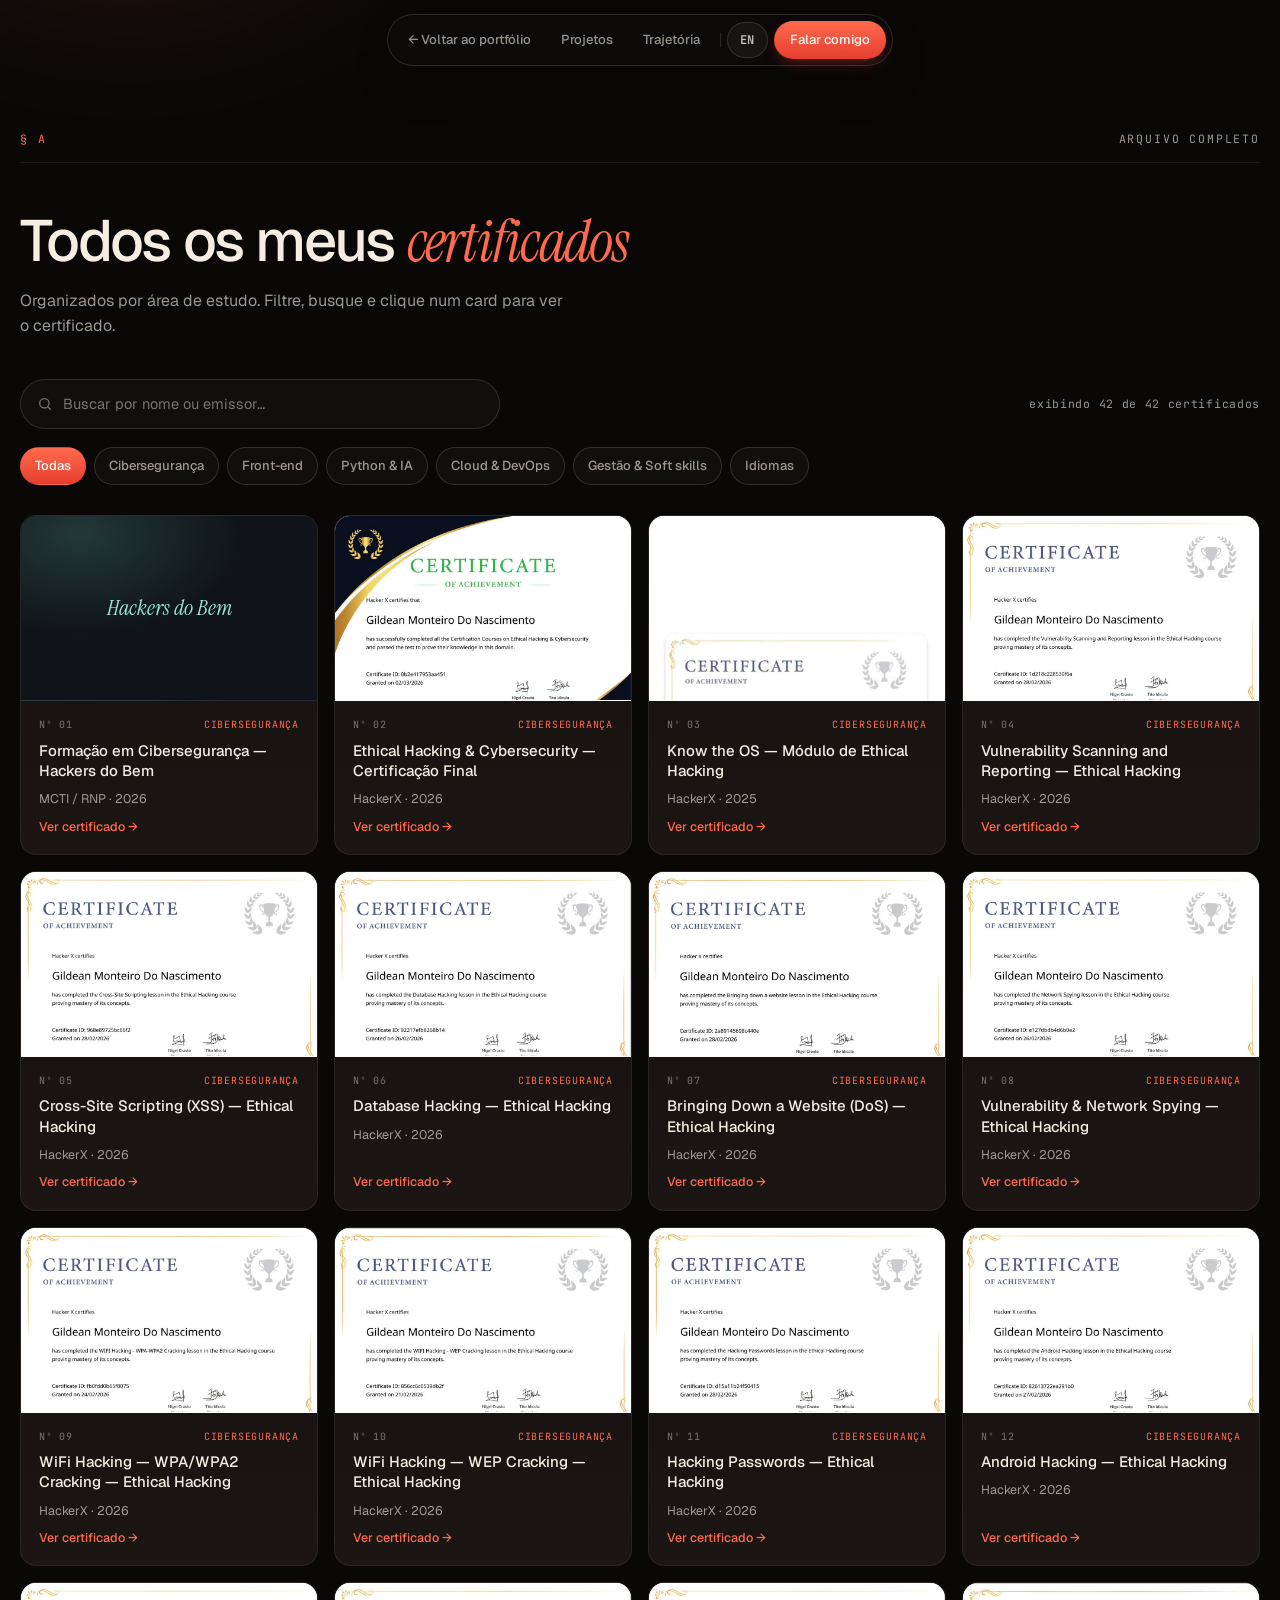
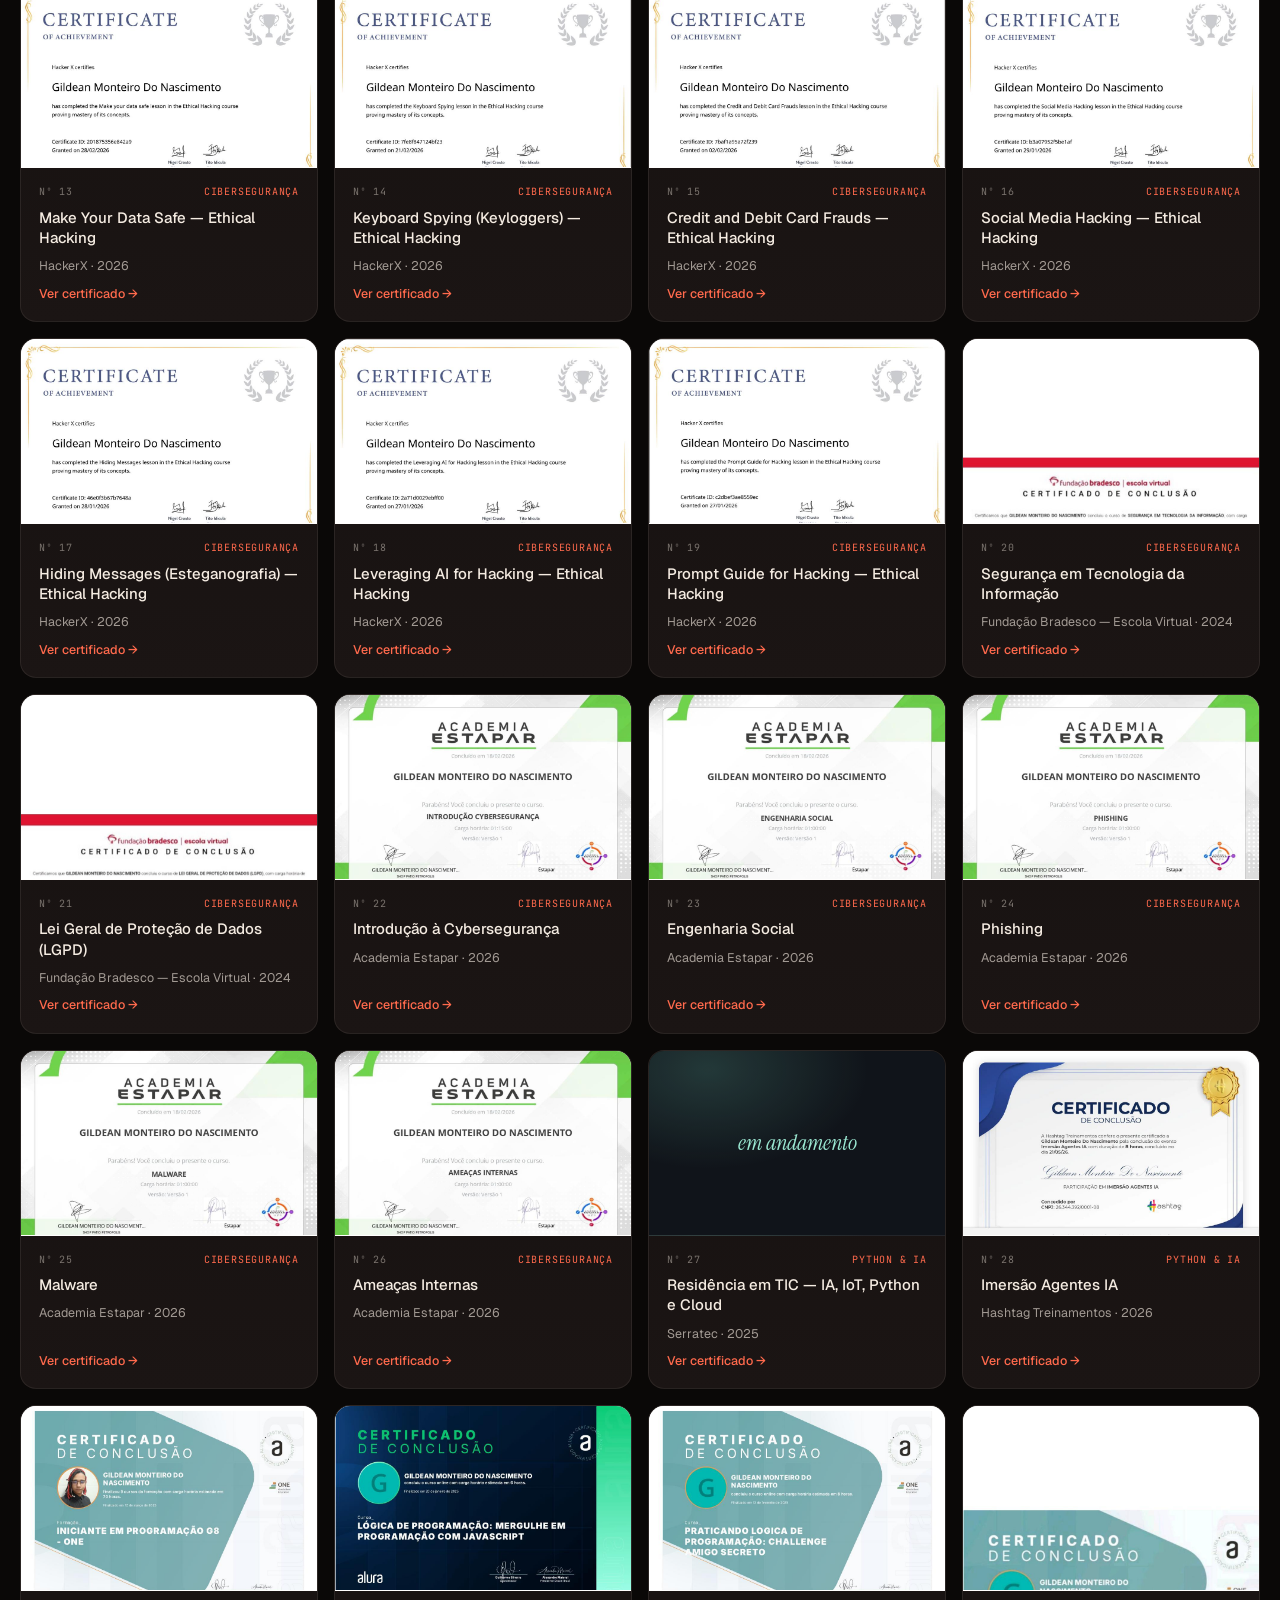
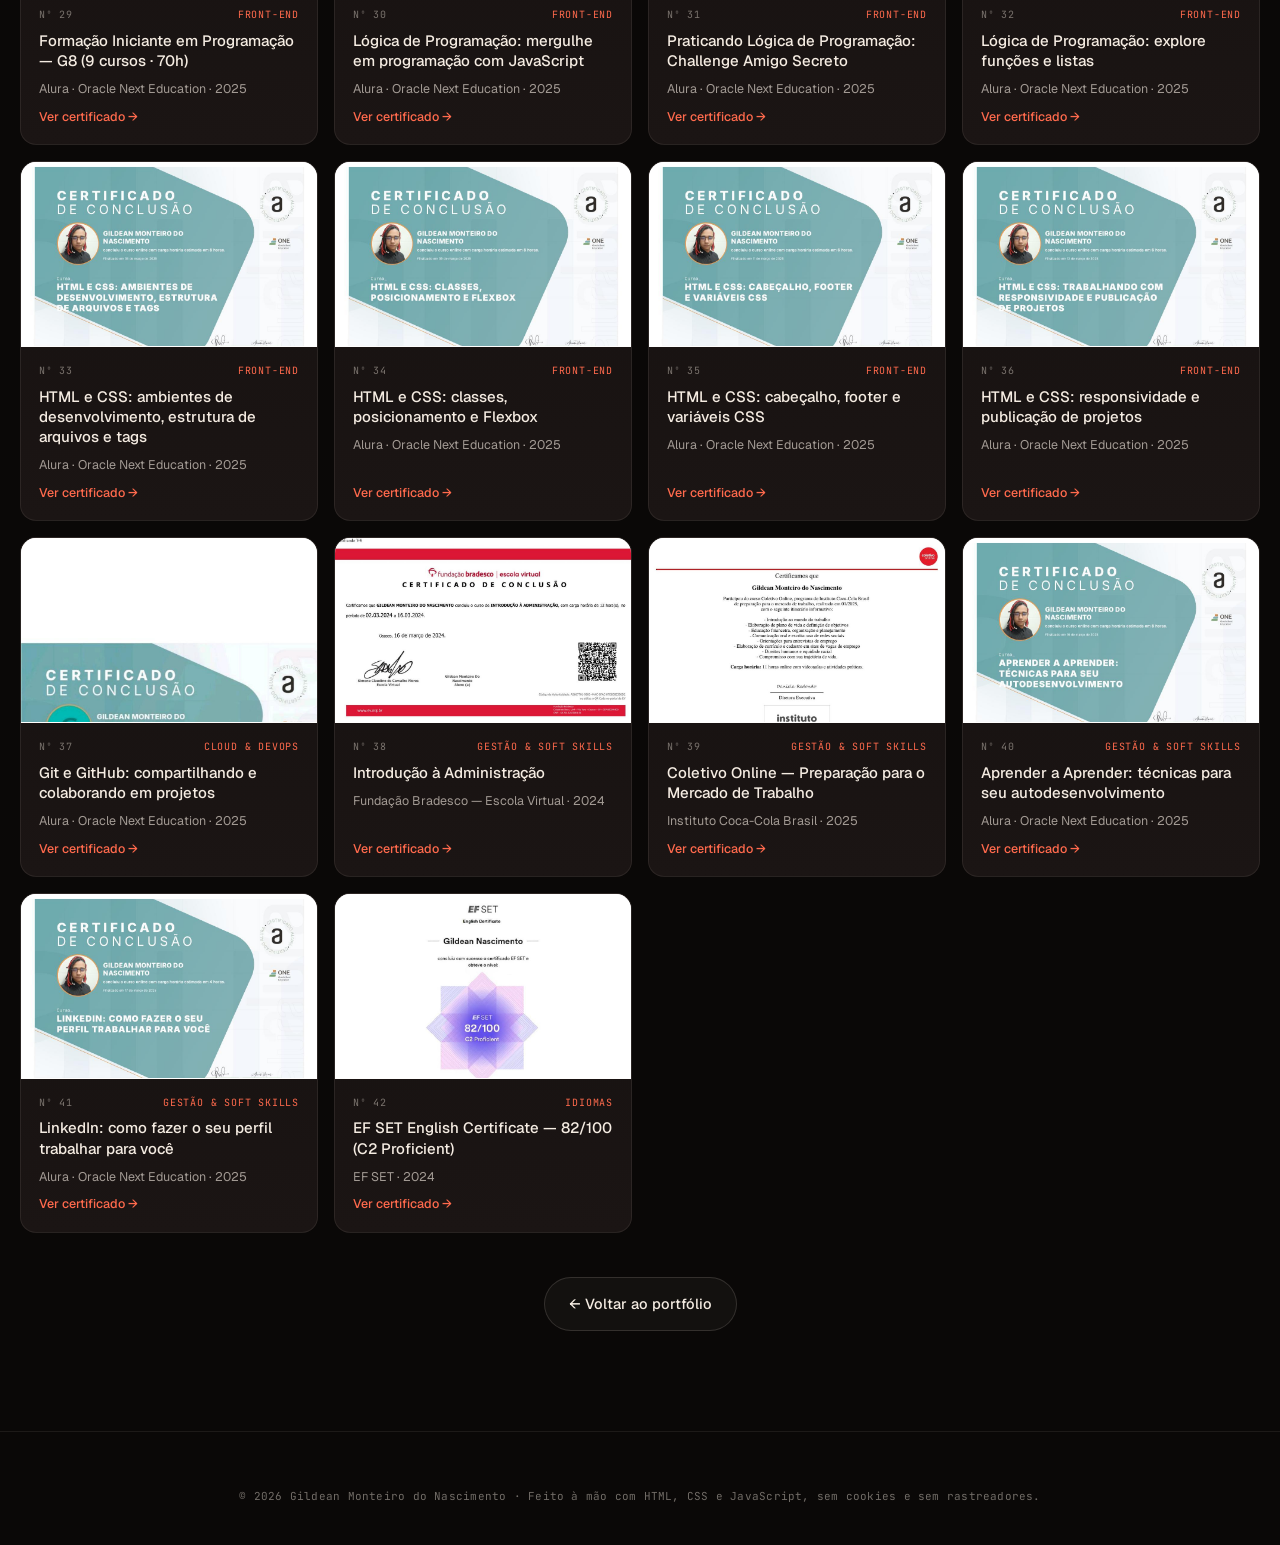
<file: certificados.html>
<!DOCTYPE html>
<html lang="pt-BR">
<head>
<meta charset="UTF-8">
<meta name="viewport" content="width=device-width, initial-scale=1.0">
<title data-i18n-title="cert.title">Certificados · Gildean Monteiro</title>
<meta name="description" data-i18n-desc="cert.desc" content="Todos os certificados de Gildean Monteiro, organizados por área: cibersegurança, front-end, Python e IA, cloud, gestão e idiomas.">
<meta name="author" content="Gildean Monteiro do Nascimento">
<link rel="canonical" href="https://portfolio-ten-livid-56.vercel.app/certificados">
<meta property="og:type" content="website">
<meta property="og:title" content="Certificados · Gildean Monteiro">
<meta property="og:description" content="Mais de 40 certificados em cibersegurança, programação, cloud e idiomas.">
<meta property="og:image" content="https://portfolio-ten-livid-56.vercel.app/img/og-image.png">
<meta name="twitter:card" content="summary_large_image">
<meta name="theme-color" content="#0a0807">
<link rel="icon" href="data:image/svg+xml,%3Csvg xmlns='http://www.w3.org/2000/svg' viewBox='0 0 32 32'%3E%3Crect width='32' height='32' rx='8' fill='%230a0807'/%3E%3Ctext x='16' y='23' font-family='Georgia,serif' font-style='italic' font-size='21' fill='%23ff6a4d' text-anchor='middle'%3Eg%3C/text%3E%3C/svg%3E">
<link rel="preconnect" href="https://fonts.googleapis.com">
<link rel="preconnect" href="https://fonts.gstatic.com" crossorigin>
<link href="https://fonts.googleapis.com/css2?family=Geist:wght@300;400;500;600;700&family=Instrument+Serif:ital@0;1&family=JetBrains+Mono:wght@400;500;600&display=swap" rel="stylesheet">
<link rel="stylesheet" href="css/styles.css">
</head>
<body>

<a class="pular" href="#conteudo" data-i18n="skip">Pular para o conteúdo</a>

<nav class="nav" aria-label="Navegação principal" data-i18n-al="nav.aria">
  <a href="index.html" class="nav-link" data-i18n="cert.back">← Voltar ao portfólio</a>
  <a href="index.html#projetos" class="nav-link nav-some" data-i18n="nav.projetos">Projetos</a>
  <a href="index.html#trajetoria" class="nav-link nav-some" data-i18n="nav.trajetoria">Trajetória</a>
  <span class="nav-sep nav-some" aria-hidden="true"></span>
  <button type="button" class="nav-lang" id="trocaIdioma" data-i18n="nav.lang" data-i18n-al="nav.langAria" aria-label="Ver em inglês">EN</button>
  <a href="index.html#contato" class="nav-cta"><span data-i18n="nav.cta">Falar comigo</span></a>
</nav>

<main id="conteudo" class="pagina-cert">
  <div class="hero-orbes" aria-hidden="true"><span class="orbe orbe-1"></span></div>
  <div class="container">
    <div class="secao-cab"><span class="secao-num">§ A</span><span class="secao-rotulo" data-i18n="cert.label">Arquivo completo</span></div>
    <h1 class="titulo" data-i18n="cert.h1">Todos os meus <em>certificados</em></h1>
    <p class="subtitulo" data-i18n="cert.sub">Organizados por área de estudo. Filtre, busque e clique num card para ver o certificado.</p>

    <div class="arquivo-toolbar">
      <label class="busca" for="busca">
        <svg viewBox="0 0 24 24" width="16" height="16" aria-hidden="true"><path fill="none" stroke="currentColor" stroke-width="2" stroke-linecap="round" d="m20 20-4.2-4.2M11 18a7 7 0 1 1 0-14 7 7 0 0 1 0 14Z"/></svg>
        <input id="busca" type="search" placeholder="Buscar por nome ou emissor…" data-i18n-ph="cert.searchPh" aria-label="Buscar certificados" data-i18n-al="cert.searchAl" autocomplete="off">
      </label>
      <span class="arquivo-contagem" id="contagem" aria-live="polite" data-i18n="cert.loading">carregando…</span>
    </div>

    <div class="filtros-areas" role="group" aria-label="Filtrar por área" data-i18n-al="cert.filtersAl">
      <button type="button" class="farea ativa" data-area="todas" data-i18n="farea.todas">Todas</button>
      <button type="button" class="farea" data-area="ciber" data-i18n="farea.ciber">Cibersegurança</button>
      <button type="button" class="farea" data-area="front" data-i18n="farea.front">Front-end</button>
      <button type="button" class="farea" data-area="python-ia" data-i18n="farea.python-ia">Python &amp; IA</button>
      <button type="button" class="farea" data-area="cloud" data-i18n="farea.cloud">Cloud &amp; DevOps</button>
      <button type="button" class="farea" data-area="gestao" data-i18n="farea.gestao">Gestão &amp; Soft skills</button>
      <button type="button" class="farea" data-area="idiomas" data-i18n="farea.idiomas">Idiomas</button>
    </div>

    <div class="acred-grid" id="arquivoGrid"></div>
    <p class="arquivo-vazio" id="arquivoVazio" hidden data-i18n="cert.empty">Nenhum certificado encontrado. Ajuste o filtro ou a busca.</p>
    <noscript><p class="arquivo-vazio">A lista de certificados precisa de JavaScript. Os destaques estão na <a href="index.html#certificados">página principal</a>.</p></noscript>

    <div class="arquivo-rodape">
      <a class="btn btn-ghost" href="index.html#certificados" data-i18n="cert.back">← Voltar ao portfólio</a>
    </div>
  </div>
</main>

<dialog id="modalCred" class="modal-cred" aria-labelledby="modalTitulo">
  <div class="modal-topo">
    <span><span id="modalNum">Nº 01</span> · <span id="modalArea">Área</span></span>
    <button type="button" id="modalFechar" class="modal-fechar" aria-label="Fechar" data-i18n-al="modal.closeA"><span data-i18n="modal.close">Fechar</span></button>
  </div>
  <div class="modal-img">
    <img id="modalImg" alt="" hidden>
    <p id="modalSemImg" class="modal-sem-img" hidden data-i18n="modal.noImg">Imagem do certificado ainda não anexada.</p>
  </div>
  <div class="modal-info">
    <h3 id="modalTitulo"></h3>
    <p class="modal-meta" id="modalMeta"></p>
    <p class="modal-detalhes" id="modalDetalhes"></p>
    <a id="modalLink" class="modal-verificar" href="#" target="_blank" rel="noopener" hidden data-i18n="modal.verify">Verificar na fonte ↗</a>
  </div>
</dialog>

<footer class="rodape">
  <div class="container">
    <p class="rodape-base" data-i18n="ft.base">© 2026 Gildean Monteiro do Nascimento · Feito à mão com HTML, CSS e JavaScript, sem cookies e sem rastreadores.</p>
  </div>
</footer>

<script src="js/i18n.js"></script>
<script src="js/main.js"></script>
<script src="js/certificados.js"></script>
</body>
</html>
</file>
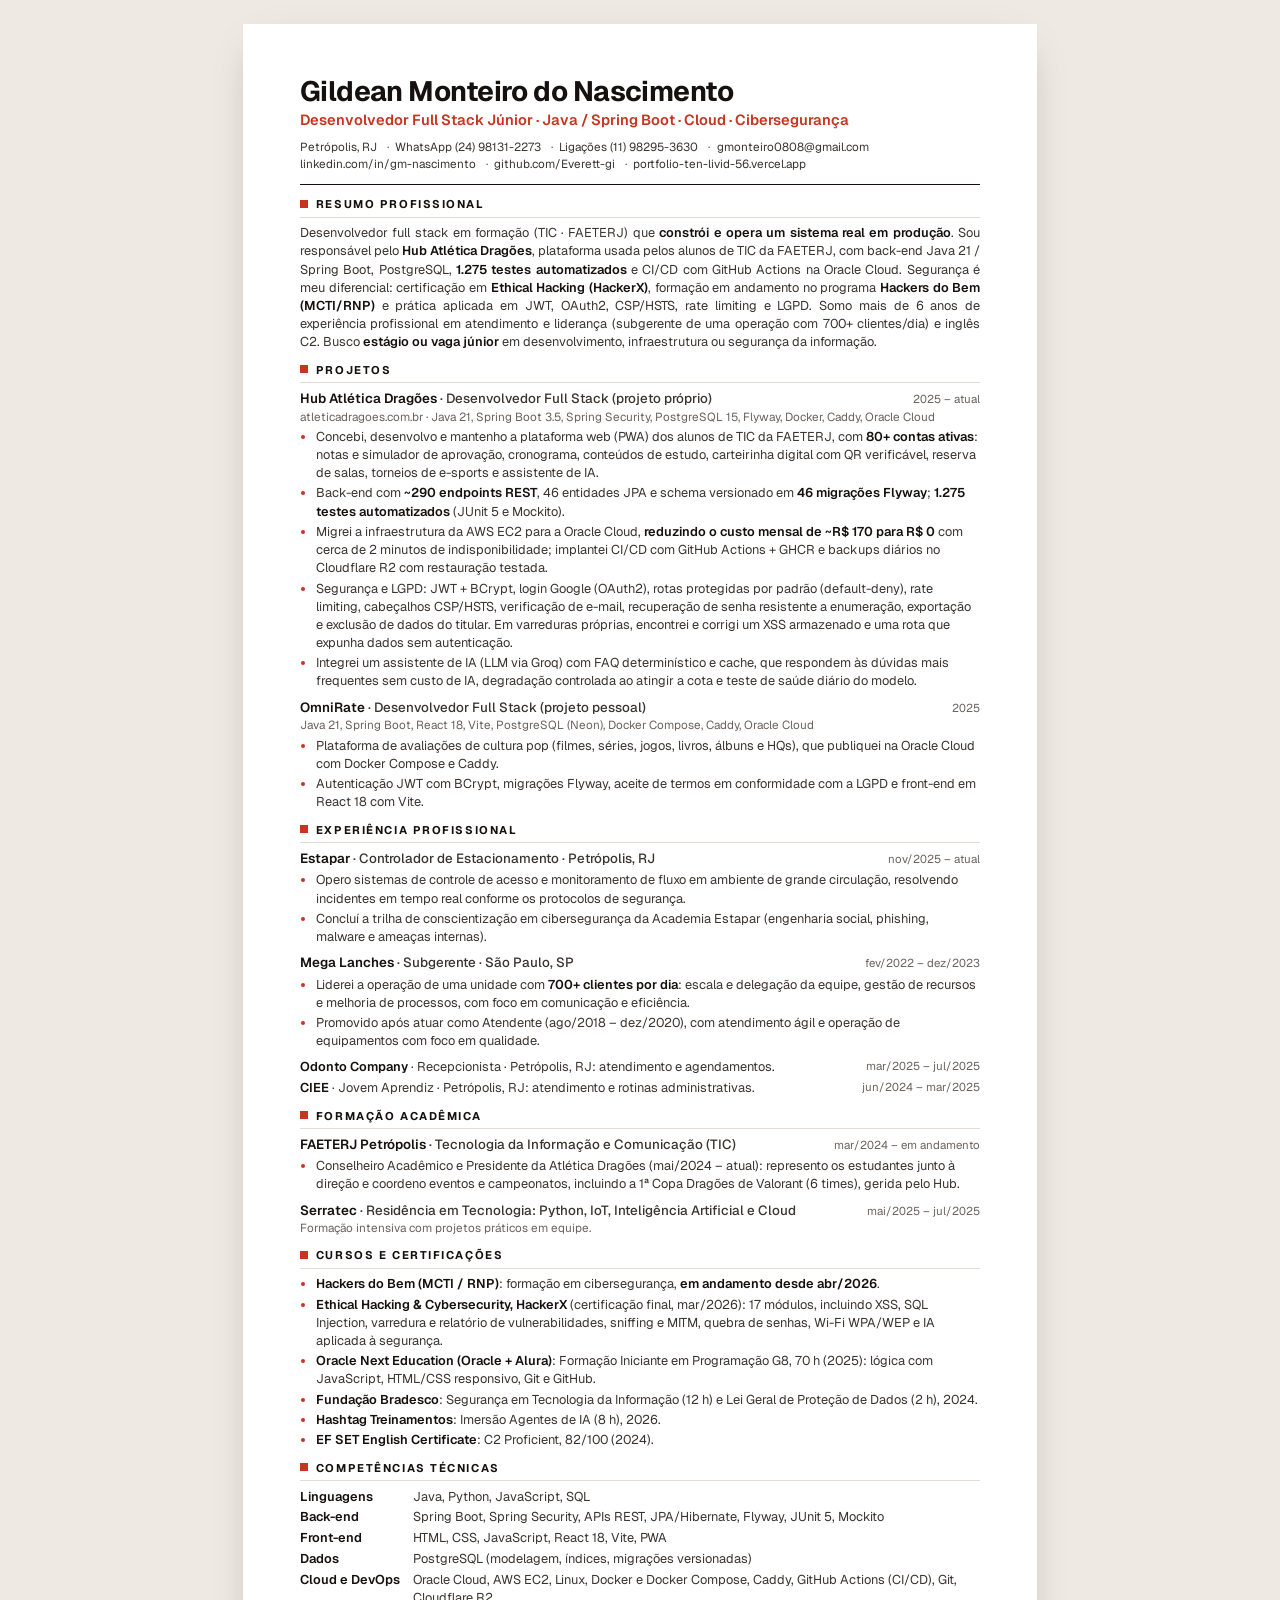
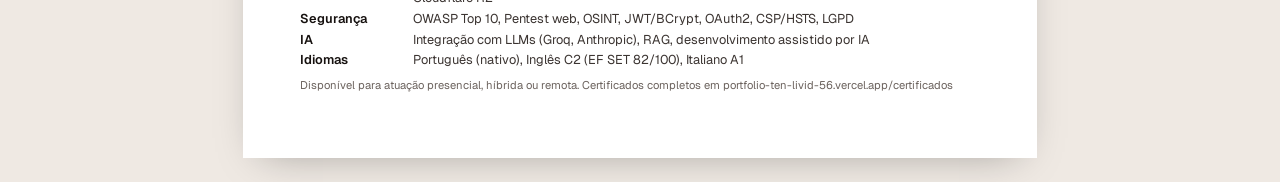
<file: curriculo/curriculo.html>
<!DOCTYPE html>
<html lang="pt-BR">
<head>
<meta charset="UTF-8">
<meta name="viewport" content="width=device-width, initial-scale=1.0">
<title>Currículo · Gildean Monteiro do Nascimento</title>
<meta name="robots" content="noindex">
<!--
  Fonte do currículo. O PDF é gerado a partir deste arquivo (Chromium, A4):
    node curriculo/gerar-pdf.js
  Coluna única e texto real (nada em imagem): é o formato que os sistemas de
  triagem (ATS) leem sem perder informação.
-->
<link rel="preconnect" href="https://fonts.googleapis.com">
<link rel="preconnect" href="https://fonts.gstatic.com" crossorigin>
<link href="https://fonts.googleapis.com/css2?family=Geist:wght@400;500;600;700&display=swap" rel="stylesheet">
<style>
  @page { size: A4; margin: 14mm 15mm 13mm; }
  :root { --ink:#16110f; --ink-2:#3b3431; --muted:#6b625d; --line:#e4dcd5; --brand:#c8341f; }
  * { box-sizing: border-box; }
  html { -webkit-print-color-adjust: exact; print-color-adjust: exact; }
  body { margin: 0; font-family: 'Geist', 'Liberation Sans', Arial, sans-serif; color: var(--ink-2); font-size: 9.6pt; line-height: 1.42; }
  .folha { max-width: 180mm; margin: 0 auto; }
  a { color: inherit; text-decoration: none; }

  header { padding-bottom: 9pt; border-bottom: 1.4pt solid var(--ink); margin-bottom: 9pt; }
  h1 { font-size: 21pt; line-height: 1.05; letter-spacing: -0.02em; color: var(--ink); margin: 0 0 3pt; font-weight: 700; }
  .cargo { font-size: 11pt; font-weight: 600; color: var(--brand); margin: 0 0 6pt; }
  .contato { font-size: 8.8pt; color: var(--ink-2); margin: 0; }
  .contato span + span::before { content: "·"; color: var(--muted); margin: 0 5pt; }

  section { margin-bottom: 8.5pt; }
  section.inteira { break-inside: avoid; }
  h2 { break-after: avoid; }
  h2 { font-size: 8.4pt; letter-spacing: .14em; text-transform: uppercase; color: var(--ink); margin: 0 0 5pt; padding-bottom: 2.5pt; border-bottom: .6pt solid var(--line); font-weight: 700; }
  h2::before { content: ""; display: inline-block; width: 6pt; height: 6pt; background: var(--brand); margin-right: 6pt; vertical-align: 0.5pt; }

  .resumo { margin: 0; text-align: justify; hyphens: auto; }
  strong { color: var(--ink); font-weight: 600; }

  .item { margin-bottom: 6pt; break-inside: avoid; }
  .item-topo { display: flex; justify-content: space-between; gap: 10pt; align-items: baseline; }
  .item-titulo { font-size: 10pt; font-weight: 600; color: var(--ink); margin: 0; }
  .item-titulo em { font-style: normal; font-weight: 500; color: var(--ink-2); }
  .item-data { font-size: 8.6pt; color: var(--muted); white-space: nowrap; font-variant-numeric: tabular-nums; }
  .item-sub { font-size: 8.8pt; color: var(--muted); margin: 0 0 2pt; }
  ul { margin: 2pt 0 0; padding-left: 12pt; }
  li { margin-bottom: 1.6pt; }
  li::marker { color: var(--brand); }

  .compacto { margin: 0; padding: 0; list-style: none; }
  .compacto li { display: flex; justify-content: space-between; gap: 10pt; margin-bottom: 2pt; }
  .compacto li b { color: var(--ink); font-weight: 600; }

  .skills { display: grid; grid-template-columns: 27mm 1fr; column-gap: 8pt; row-gap: 2pt; margin: 0; }
  .skills dt { font-weight: 600; color: var(--ink); }
  .skills dd { margin: 0; }

  .rodape { font-size: 8.4pt; color: var(--muted); margin-top: 6pt; }

  @media screen {
    body { background: #efe9e3; padding: 24px 12px; }
    .folha { background: #fff; padding: 14mm 15mm; box-shadow: 0 12px 40px -18px rgba(0,0,0,.35); max-width: 210mm; }
  }
</style>
</head>
<body>
<main class="folha">

  <header>
    <h1>Gildean Monteiro do Nascimento</h1>
    <p class="cargo">Desenvolvedor Full Stack Júnior · Java / Spring Boot · Cloud · Cibersegurança</p>
    <p class="contato">
      <span>Petrópolis, RJ</span>
      <span>WhatsApp (24) 98131-2273</span>
      <span>Ligações (11) 98295-3630</span>
      <span><a href="mailto:gmonteiro0808@gmail.com">gmonteiro0808@gmail.com</a></span>
    </p>
    <p class="contato">
      <span><a href="https://www.linkedin.com/in/gm-nascimento">linkedin.com/in/gm-nascimento</a></span>
      <span><a href="https://github.com/Everett-gi">github.com/Everett-gi</a></span>
      <span><a href="https://portfolio-ten-livid-56.vercel.app">portfolio-ten-livid-56.vercel.app</a></span>
    </p>
  </header>

  <section>
    <h2>Resumo profissional</h2>
    <p class="resumo">
      Desenvolvedor full stack em formação (TIC · FAETERJ) que <strong>constrói e opera um sistema real em produção</strong>.
      Sou responsável pelo <strong>Hub Atlética Dragões</strong>, plataforma usada pelos alunos de TIC da FAETERJ, com back-end
      Java 21 / Spring Boot, PostgreSQL, <strong>1.275 testes automatizados</strong> e CI/CD com GitHub Actions na Oracle Cloud.
      Segurança é meu diferencial: certificação em <strong>Ethical Hacking (HackerX)</strong>, formação em andamento no programa
      <strong>Hackers do Bem (MCTI/RNP)</strong> e prática aplicada em JWT, OAuth2, CSP/HSTS, rate limiting e LGPD.
      Somo mais de 6 anos de experiência profissional em atendimento e liderança (subgerente de uma operação com 700+ clientes/dia)
      e inglês C2. Busco <strong>estágio ou vaga júnior</strong> em desenvolvimento, infraestrutura ou segurança da informação.
    </p>
  </section>

  <section>
    <h2>Projetos</h2>

    <div class="item">
      <div class="item-topo">
        <p class="item-titulo">Hub Atlética Dragões <em>· Desenvolvedor Full Stack (projeto próprio)</em></p>
        <span class="item-data">2025 – atual</span>
      </div>
      <p class="item-sub">atleticadragoes.com.br · Java 21, Spring Boot 3.5, Spring Security, PostgreSQL 15, Flyway, Docker, Caddy, Oracle Cloud</p>
      <ul>
        <li>Concebi, desenvolvo e mantenho a plataforma web (PWA) dos alunos de TIC da FAETERJ, com <strong>80+ contas ativas</strong>:
          notas e simulador de aprovação, cronograma, conteúdos de estudo, carteirinha digital com QR verificável, reserva de salas,
          torneios de e-sports e assistente de IA.</li>
        <li>Back-end com <strong>~290 endpoints REST</strong>, 46 entidades JPA e schema versionado em <strong>46 migrações Flyway</strong>;
          <strong>1.275 testes automatizados</strong> (JUnit 5 e Mockito).</li>
        <li>Migrei a infraestrutura da AWS EC2 para a Oracle Cloud, <strong>reduzindo o custo mensal de ~R$ 170 para R$ 0</strong> com cerca de
          2 minutos de indisponibilidade; implantei CI/CD com GitHub Actions + GHCR e backups diários no Cloudflare R2 com restauração testada.</li>
        <li>Segurança e LGPD: JWT + BCrypt, login Google (OAuth2), rotas protegidas por padrão (default-deny), rate limiting, cabeçalhos
          CSP/HSTS, verificação de e-mail, recuperação de senha resistente a enumeração, exportação e exclusão de dados do titular.
          Em varreduras próprias, encontrei e corrigi um XSS armazenado e uma rota que expunha dados sem autenticação.</li>
        <li>Integrei um assistente de IA (LLM via Groq) com FAQ determinístico e cache, que respondem às dúvidas mais frequentes
          sem custo de IA, degradação controlada ao atingir a cota e teste de saúde diário do modelo.</li>
      </ul>
    </div>

    <div class="item">
      <div class="item-topo">
        <p class="item-titulo">OmniRate <em>· Desenvolvedor Full Stack (projeto pessoal)</em></p>
        <span class="item-data">2025</span>
      </div>
      <p class="item-sub">Java 21, Spring Boot, React 18, Vite, PostgreSQL (Neon), Docker Compose, Caddy, Oracle Cloud</p>
      <ul>
        <li>Plataforma de avaliações de cultura pop (filmes, séries, jogos, livros, álbuns e HQs), que publiquei na Oracle Cloud com Docker Compose e Caddy.</li>
        <li>Autenticação JWT com BCrypt, migrações Flyway, aceite de termos em conformidade com a LGPD e front-end em React 18 com Vite.</li>
      </ul>
    </div>
  </section>

  <section>
    <h2>Experiência profissional</h2>

    <div class="item">
      <div class="item-topo">
        <p class="item-titulo">Estapar <em>· Controlador de Estacionamento · Petrópolis, RJ</em></p>
        <span class="item-data">nov/2025 – atual</span>
      </div>
      <ul>
        <li>Opero sistemas de controle de acesso e monitoramento de fluxo em ambiente de grande circulação, resolvendo incidentes em
          tempo real conforme os protocolos de segurança.</li>
        <li>Concluí a trilha de conscientização em cibersegurança da Academia Estapar (engenharia social, phishing, malware e ameaças internas).</li>
      </ul>
    </div>

    <div class="item">
      <div class="item-topo">
        <p class="item-titulo">Mega Lanches <em>· Subgerente · São Paulo, SP</em></p>
        <span class="item-data">fev/2022 – dez/2023</span>
      </div>
      <ul>
        <li>Liderei a operação de uma unidade com <strong>700+ clientes por dia</strong>: escala e delegação da equipe, gestão de recursos e
          melhoria de processos, com foco em comunicação e eficiência.</li>
        <li>Promovido após atuar como Atendente (ago/2018 – dez/2020), com atendimento ágil e operação de equipamentos com foco em qualidade.</li>
      </ul>
    </div>

    <ul class="compacto">
      <li><span><b>Odonto Company</b> · Recepcionista · Petrópolis, RJ: atendimento e agendamentos.</span><span class="item-data">mar/2025 – jul/2025</span></li>
      <li><span><b>CIEE</b> · Jovem Aprendiz · Petrópolis, RJ: atendimento e rotinas administrativas.</span><span class="item-data">jun/2024 – mar/2025</span></li>
    </ul>
  </section>

  <section class="inteira">
    <h2>Formação acadêmica</h2>

    <div class="item">
      <div class="item-topo">
        <p class="item-titulo">FAETERJ Petrópolis <em>· Tecnologia da Informação e Comunicação (TIC)</em></p>
        <span class="item-data">mar/2024 – em andamento</span>
      </div>
      <ul>
        <li>Conselheiro Acadêmico e Presidente da Atlética Dragões (mai/2024 – atual): represento os estudantes junto à direção e
          coordeno eventos e campeonatos, incluindo a 1ª Copa Dragões de Valorant (6 times), gerida pelo Hub.</li>
      </ul>
    </div>

    <div class="item">
      <div class="item-topo">
        <p class="item-titulo">Serratec <em>· Residência em Tecnologia: Python, IoT, Inteligência Artificial e Cloud</em></p>
        <span class="item-data">mai/2025 – jul/2025</span>
      </div>
      <p class="item-sub">Formação intensiva com projetos práticos em equipe.</p>
    </div>
  </section>

  <section class="inteira">
    <h2>Cursos e certificações</h2>
    <ul>
      <li><strong>Hackers do Bem (MCTI / RNP)</strong>: formação em cibersegurança, <strong>em andamento desde abr/2026</strong>.</li>
      <li><strong>Ethical Hacking &amp; Cybersecurity, HackerX</strong> (certificação final, mar/2026): 17 módulos, incluindo XSS, SQL Injection,
        varredura e relatório de vulnerabilidades, sniffing e MITM, quebra de senhas, Wi-Fi WPA/WEP e IA aplicada à segurança.</li>
      <li><strong>Oracle Next Education (Oracle + Alura)</strong>: Formação Iniciante em Programação G8, 70 h (2025): lógica com JavaScript,
        HTML/CSS responsivo, Git e GitHub.</li>
      <li><strong>Fundação Bradesco</strong>: Segurança em Tecnologia da Informação (12 h) e Lei Geral de Proteção de Dados (2 h), 2024.</li>
      <li><strong>Hashtag Treinamentos</strong>: Imersão Agentes de IA (8 h), 2026.</li>
      <li><strong>EF SET English Certificate</strong>: C2 Proficient, 82/100 (2024).</li>
    </ul>
  </section>

  <section class="inteira">
    <h2>Competências técnicas</h2>
    <dl class="skills">
      <dt>Linguagens</dt><dd>Java, Python, JavaScript, SQL</dd>
      <dt>Back-end</dt><dd>Spring Boot, Spring Security, APIs REST, JPA/Hibernate, Flyway, JUnit 5, Mockito</dd>
      <dt>Front-end</dt><dd>HTML, CSS, JavaScript, React 18, Vite, PWA</dd>
      <dt>Dados</dt><dd>PostgreSQL (modelagem, índices, migrações versionadas)</dd>
      <dt>Cloud e DevOps</dt><dd>Oracle Cloud, AWS EC2, Linux, Docker e Docker Compose, Caddy, GitHub Actions (CI/CD), Git, Cloudflare R2</dd>
      <dt>Segurança</dt><dd>OWASP Top 10, Pentest web, OSINT, JWT/BCrypt, OAuth2, CSP/HSTS, LGPD</dd>
      <dt>IA</dt><dd>Integração com LLMs (Groq, Anthropic), RAG, desenvolvimento assistido por IA</dd>
      <dt>Idiomas</dt><dd>Português (nativo), Inglês C2 (EF SET 82/100), Italiano A1</dd>
    </dl>
    <p class="rodape">Disponível para atuação presencial, híbrida ou remota. Certificados completos em portfolio-ten-livid-56.vercel.app/certificados</p>
  </section>

</main>
</body>
</html>
</file>
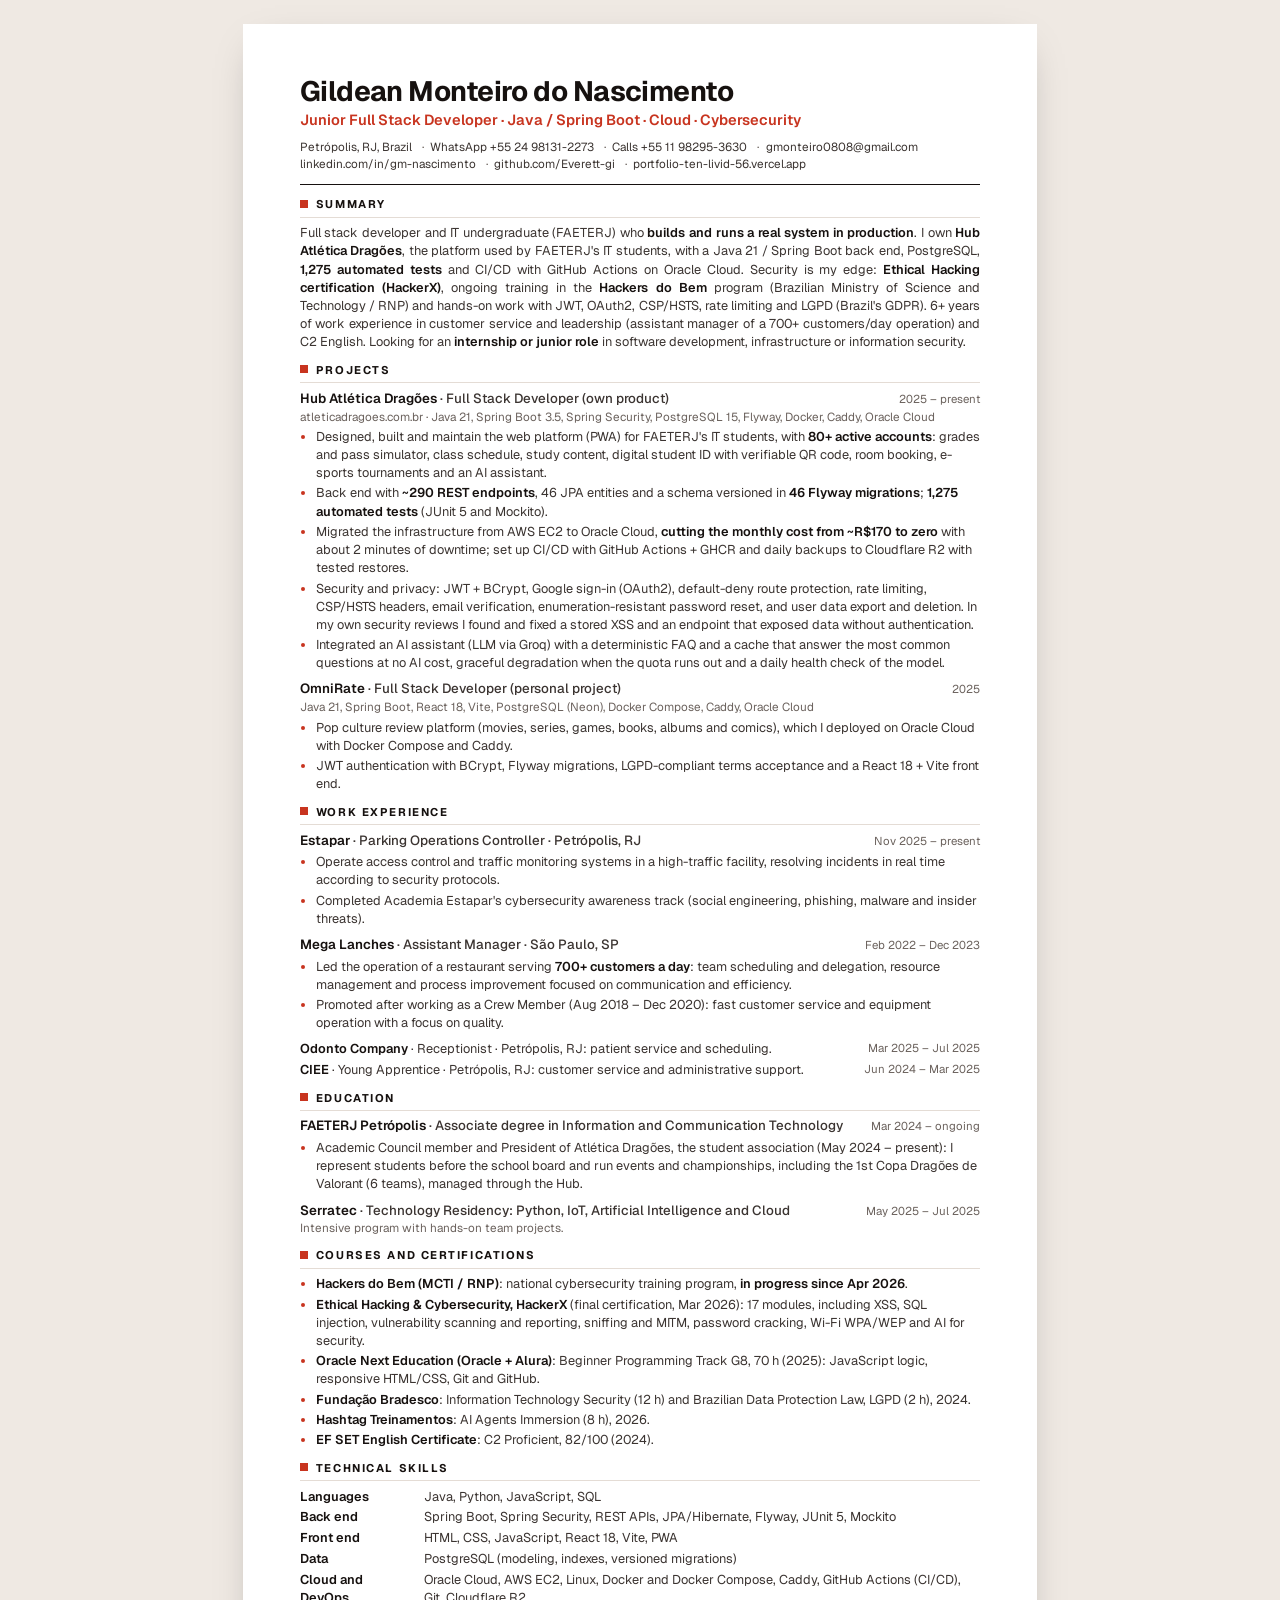
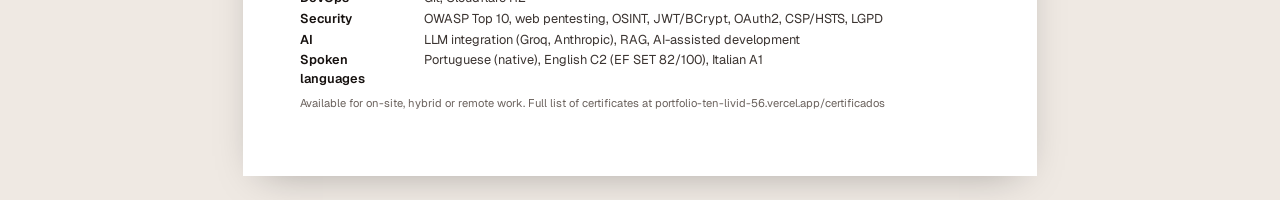
<file: curriculo/resume-en.html>
<!DOCTYPE html>
<html lang="en">
<head>
<meta charset="UTF-8">
<meta name="viewport" content="width=device-width, initial-scale=1.0">
<title>Resume · Gildean Monteiro do Nascimento</title>
<meta name="robots" content="noindex">
<!--
  English resume source. The PDF is generated from this file (Chromium, A4):
    node curriculo/gerar-pdf.js
  Keep it in sync with curriculo.html when the content changes.
-->
<link rel="preconnect" href="https://fonts.googleapis.com">
<link rel="preconnect" href="https://fonts.gstatic.com" crossorigin>
<link href="https://fonts.googleapis.com/css2?family=Geist:wght@400;500;600;700&display=swap" rel="stylesheet">
<style>
  @page { size: A4; margin: 14mm 15mm 13mm; }
  :root { --ink:#16110f; --ink-2:#3b3431; --muted:#6b625d; --line:#e4dcd5; --brand:#c8341f; }
  * { box-sizing: border-box; }
  html { -webkit-print-color-adjust: exact; print-color-adjust: exact; }
  body { margin: 0; font-family: 'Geist', 'Liberation Sans', Arial, sans-serif; color: var(--ink-2); font-size: 9.6pt; line-height: 1.42; }
  .folha { max-width: 180mm; margin: 0 auto; }
  a { color: inherit; text-decoration: none; }

  header { padding-bottom: 9pt; border-bottom: 1.4pt solid var(--ink); margin-bottom: 9pt; }
  h1 { font-size: 21pt; line-height: 1.05; letter-spacing: -0.02em; color: var(--ink); margin: 0 0 3pt; font-weight: 700; }
  .cargo { font-size: 11pt; font-weight: 600; color: var(--brand); margin: 0 0 6pt; }
  .contato { font-size: 8.8pt; color: var(--ink-2); margin: 0; }
  .contato span + span::before { content: "·"; color: var(--muted); margin: 0 5pt; }

  section { margin-bottom: 8.5pt; }
  section.inteira { break-inside: avoid; }
  h2 { break-after: avoid; }
  h2 { font-size: 8.4pt; letter-spacing: .14em; text-transform: uppercase; color: var(--ink); margin: 0 0 5pt; padding-bottom: 2.5pt; border-bottom: .6pt solid var(--line); font-weight: 700; }
  h2::before { content: ""; display: inline-block; width: 6pt; height: 6pt; background: var(--brand); margin-right: 6pt; vertical-align: 0.5pt; }

  .resumo { margin: 0; text-align: justify; hyphens: auto; }
  strong { color: var(--ink); font-weight: 600; }

  .item { margin-bottom: 6pt; break-inside: avoid; }
  .item-topo { display: flex; justify-content: space-between; gap: 10pt; align-items: baseline; }
  .item-titulo { font-size: 10pt; font-weight: 600; color: var(--ink); margin: 0; }
  .item-titulo em { font-style: normal; font-weight: 500; color: var(--ink-2); }
  .item-data { font-size: 8.6pt; color: var(--muted); white-space: nowrap; font-variant-numeric: tabular-nums; }
  .item-sub { font-size: 8.8pt; color: var(--muted); margin: 0 0 2pt; }
  ul { margin: 2pt 0 0; padding-left: 12pt; }
  li { margin-bottom: 1.6pt; }
  li::marker { color: var(--brand); }

  .compacto { margin: 0; padding: 0; list-style: none; }
  .compacto li { display: flex; justify-content: space-between; gap: 10pt; margin-bottom: 2pt; }
  .compacto li b { color: var(--ink); font-weight: 600; }

  .skills { display: grid; grid-template-columns: 30mm 1fr; column-gap: 8pt; row-gap: 2pt; margin: 0; }
  .skills dt { font-weight: 600; color: var(--ink); }
  .skills dd { margin: 0; }

  .rodape { font-size: 8.4pt; color: var(--muted); margin-top: 6pt; }

  @media screen {
    body { background: #efe9e3; padding: 24px 12px; }
    .folha { background: #fff; padding: 14mm 15mm; box-shadow: 0 12px 40px -18px rgba(0,0,0,.35); max-width: 210mm; }
  }
</style>
</head>
<body>
<main class="folha">

  <header>
    <h1>Gildean Monteiro do Nascimento</h1>
    <p class="cargo">Junior Full Stack Developer · Java / Spring Boot · Cloud · Cybersecurity</p>
    <p class="contato">
      <span>Petrópolis, RJ, Brazil</span>
      <span>WhatsApp +55 24 98131-2273</span>
      <span>Calls +55 11 98295-3630</span>
      <span><a href="mailto:gmonteiro0808@gmail.com">gmonteiro0808@gmail.com</a></span>
    </p>
    <p class="contato">
      <span><a href="https://www.linkedin.com/in/gm-nascimento">linkedin.com/in/gm-nascimento</a></span>
      <span><a href="https://github.com/Everett-gi">github.com/Everett-gi</a></span>
      <span><a href="https://portfolio-ten-livid-56.vercel.app">portfolio-ten-livid-56.vercel.app</a></span>
    </p>
  </header>

  <section>
    <h2>Summary</h2>
    <p class="resumo">
      Full stack developer and IT undergraduate (FAETERJ) who <strong>builds and runs a real system in production</strong>.
      I own <strong>Hub Atlética Dragões</strong>, the platform used by FAETERJ's IT students, with a Java 21 / Spring Boot back end,
      PostgreSQL, <strong>1,275 automated tests</strong> and CI/CD with GitHub Actions on Oracle Cloud. Security is my edge:
      <strong>Ethical Hacking certification (HackerX)</strong>, ongoing training in the <strong>Hackers do Bem</strong> program
      (Brazilian Ministry of Science and Technology / RNP) and hands-on work with JWT, OAuth2, CSP/HSTS, rate limiting and LGPD
      (Brazil's GDPR). 6+ years of work experience in customer service and leadership (assistant manager of a 700+ customers/day
      operation) and C2 English. Looking for an <strong>internship or junior role</strong> in software development, infrastructure
      or information security.
    </p>
  </section>

  <section>
    <h2>Projects</h2>

    <div class="item">
      <div class="item-topo">
        <p class="item-titulo">Hub Atlética Dragões <em>· Full Stack Developer (own product)</em></p>
        <span class="item-data">2025 – present</span>
      </div>
      <p class="item-sub">atleticadragoes.com.br · Java 21, Spring Boot 3.5, Spring Security, PostgreSQL 15, Flyway, Docker, Caddy, Oracle Cloud</p>
      <ul>
        <li>Designed, built and maintain the web platform (PWA) for FAETERJ's IT students, with <strong>80+ active accounts</strong>:
          grades and pass simulator, class schedule, study content, digital student ID with verifiable QR code, room booking,
          e-sports tournaments and an AI assistant.</li>
        <li>Back end with <strong>~290 REST endpoints</strong>, 46 JPA entities and a schema versioned in <strong>46 Flyway migrations</strong>;
          <strong>1,275 automated tests</strong> (JUnit 5 and Mockito).</li>
        <li>Migrated the infrastructure from AWS EC2 to Oracle Cloud, <strong>cutting the monthly cost from ~R$170 to zero</strong> with about
          2 minutes of downtime; set up CI/CD with GitHub Actions + GHCR and daily backups to Cloudflare R2 with tested restores.</li>
        <li>Security and privacy: JWT + BCrypt, Google sign-in (OAuth2), default-deny route protection, rate limiting, CSP/HSTS headers,
          email verification, enumeration-resistant password reset, and user data export and deletion. In my own security reviews
          I found and fixed a stored XSS and an endpoint that exposed data without authentication.</li>
        <li>Integrated an AI assistant (LLM via Groq) with a deterministic FAQ and a cache that answer the most common questions at no
          AI cost, graceful degradation when the quota runs out and a daily health check of the model.</li>
      </ul>
    </div>

    <div class="item">
      <div class="item-topo">
        <p class="item-titulo">OmniRate <em>· Full Stack Developer (personal project)</em></p>
        <span class="item-data">2025</span>
      </div>
      <p class="item-sub">Java 21, Spring Boot, React 18, Vite, PostgreSQL (Neon), Docker Compose, Caddy, Oracle Cloud</p>
      <ul>
        <li>Pop culture review platform (movies, series, games, books, albums and comics), which I deployed on Oracle Cloud with Docker Compose and Caddy.</li>
        <li>JWT authentication with BCrypt, Flyway migrations, LGPD-compliant terms acceptance and a React 18 + Vite front end.</li>
      </ul>
    </div>
  </section>

  <section>
    <h2>Work experience</h2>

    <div class="item">
      <div class="item-topo">
        <p class="item-titulo">Estapar <em>· Parking Operations Controller · Petrópolis, RJ</em></p>
        <span class="item-data">Nov 2025 – present</span>
      </div>
      <ul>
        <li>Operate access control and traffic monitoring systems in a high-traffic facility, resolving incidents in real time
          according to security protocols.</li>
        <li>Completed Academia Estapar's cybersecurity awareness track (social engineering, phishing, malware and insider threats).</li>
      </ul>
    </div>

    <div class="item">
      <div class="item-topo">
        <p class="item-titulo">Mega Lanches <em>· Assistant Manager · São Paulo, SP</em></p>
        <span class="item-data">Feb 2022 – Dec 2023</span>
      </div>
      <ul>
        <li>Led the operation of a restaurant serving <strong>700+ customers a day</strong>: team scheduling and delegation, resource
          management and process improvement focused on communication and efficiency.</li>
        <li>Promoted after working as a Crew Member (Aug 2018 – Dec 2020): fast customer service and equipment operation with a focus on quality.</li>
      </ul>
    </div>

    <ul class="compacto">
      <li><span><b>Odonto Company</b> · Receptionist · Petrópolis, RJ: patient service and scheduling.</span><span class="item-data">Mar 2025 – Jul 2025</span></li>
      <li><span><b>CIEE</b> · Young Apprentice · Petrópolis, RJ: customer service and administrative support.</span><span class="item-data">Jun 2024 – Mar 2025</span></li>
    </ul>
  </section>

  <section class="inteira">
    <h2>Education</h2>

    <div class="item">
      <div class="item-topo">
        <p class="item-titulo">FAETERJ Petrópolis <em>· Associate degree in Information and Communication Technology</em></p>
        <span class="item-data">Mar 2024 – ongoing</span>
      </div>
      <ul>
        <li>Academic Council member and President of Atlética Dragões, the student association (May 2024 – present): I represent students
          before the school board and run events and championships, including the 1st Copa Dragões de Valorant (6 teams), managed through the Hub.</li>
      </ul>
    </div>

    <div class="item">
      <div class="item-topo">
        <p class="item-titulo">Serratec <em>· Technology Residency: Python, IoT, Artificial Intelligence and Cloud</em></p>
        <span class="item-data">May 2025 – Jul 2025</span>
      </div>
      <p class="item-sub">Intensive program with hands-on team projects.</p>
    </div>
  </section>

  <section class="inteira">
    <h2>Courses and certifications</h2>
    <ul>
      <li><strong>Hackers do Bem (MCTI / RNP)</strong>: national cybersecurity training program, <strong>in progress since Apr 2026</strong>.</li>
      <li><strong>Ethical Hacking &amp; Cybersecurity, HackerX</strong> (final certification, Mar 2026): 17 modules, including XSS, SQL injection,
        vulnerability scanning and reporting, sniffing and MITM, password cracking, Wi-Fi WPA/WEP and AI for security.</li>
      <li><strong>Oracle Next Education (Oracle + Alura)</strong>: Beginner Programming Track G8, 70 h (2025): JavaScript logic,
        responsive HTML/CSS, Git and GitHub.</li>
      <li><strong>Fundação Bradesco</strong>: Information Technology Security (12 h) and Brazilian Data Protection Law, LGPD (2 h), 2024.</li>
      <li><strong>Hashtag Treinamentos</strong>: AI Agents Immersion (8 h), 2026.</li>
      <li><strong>EF SET English Certificate</strong>: C2 Proficient, 82/100 (2024).</li>
    </ul>
  </section>

  <section class="inteira">
    <h2>Technical skills</h2>
    <dl class="skills">
      <dt>Languages</dt><dd>Java, Python, JavaScript, SQL</dd>
      <dt>Back end</dt><dd>Spring Boot, Spring Security, REST APIs, JPA/Hibernate, Flyway, JUnit 5, Mockito</dd>
      <dt>Front end</dt><dd>HTML, CSS, JavaScript, React 18, Vite, PWA</dd>
      <dt>Data</dt><dd>PostgreSQL (modeling, indexes, versioned migrations)</dd>
      <dt>Cloud and DevOps</dt><dd>Oracle Cloud, AWS EC2, Linux, Docker and Docker Compose, Caddy, GitHub Actions (CI/CD), Git, Cloudflare R2</dd>
      <dt>Security</dt><dd>OWASP Top 10, web pentesting, OSINT, JWT/BCrypt, OAuth2, CSP/HSTS, LGPD</dd>
      <dt>AI</dt><dd>LLM integration (Groq, Anthropic), RAG, AI-assisted development</dd>
      <dt>Spoken languages</dt><dd>Portuguese (native), English C2 (EF SET 82/100), Italian A1</dd>
    </dl>
    <p class="rodape">Available for on-site, hybrid or remote work. Full list of certificates at portfolio-ten-livid-56.vercel.app/certificados</p>
  </section>

</main>
</body>
</html>
</file>
<file: css/styles.css>
/* ============================================================
   Portfólio · Gildean Monteiro
   Design: escuro quente, coral de destaque, títulos em Geist com
   uma palavra em Instrument Serif itálico, rótulos em JetBrains Mono.
   Cores e medidas ficam nos tokens abaixo.
   ============================================================ */
:root {
  --bg: #0a0807;
  --bg-2: #0e0b0a;
  --surface: #161110;
  --surface-2: #1b1514;
  --line: rgba(245, 235, 225, .08);
  --line-2: rgba(245, 235, 225, .14);
  --ink: #f5ece2;
  --ink-2: rgba(245, 236, 226, .82);
  --muted: rgba(245, 236, 226, .62);
  --subtle: rgba(245, 236, 226, .44);
  --brand: #e63e2f;
  --brand-2: #ff6a4d;
  --mint: #7adcc1;
  --mint-2: #9be8d2;
  --roxo: #8b5cf6;
  --whats: #25d366;
  --r-md: 12px;
  --r-lg: 20px;
  --r-xl: 28px;
  --font-sans: 'Geist', system-ui, -apple-system, 'Segoe UI', sans-serif;
  --font-serif: 'Instrument Serif', Georgia, serif;
  --font-mono: 'JetBrains Mono', ui-monospace, 'SFMono-Regular', monospace;
  --max: 1280px;
}

* { box-sizing: border-box; }
html { scroll-behavior: smooth; scroll-padding-top: 80px; }
body {
  margin: 0; background: var(--bg); color: var(--ink);
  font-family: var(--font-sans); font-size: 16px; line-height: 1.55;
  overflow-x: hidden; -webkit-font-smoothing: antialiased; text-rendering: optimizeLegibility;
}
a { color: inherit; text-decoration: none; }
img { max-width: 100%; display: block; }
ul, ol { margin: 0; padding: 0; list-style: none; }
h1, h2, h3, h4, p { margin: 0; }
button, input, textarea { font: inherit; color: inherit; }
::selection { background: rgba(230, 62, 47, .4); color: #fff; }
:focus-visible { outline: 2px solid var(--brand-2); outline-offset: 3px; border-radius: 6px; }

[hidden] { display: none !important; }
.sr-only { position: absolute; width: 1px; height: 1px; padding: 0; margin: -1px; overflow: hidden; clip: rect(0 0 0 0); white-space: nowrap; border: 0; }
.pular { position: absolute; left: -999px; top: 0; z-index: 999; background: #fff; color: #000; padding: 10px 16px; border-radius: 0 0 8px 0; }
.pular:focus { left: 0; }

.container { max-width: var(--max); margin: 0 auto; padding: 0 20px; }
.container-estreito { max-width: 1000px; }
em { font-family: var(--font-serif); font-style: italic; font-weight: 400; color: var(--brand-2); }
strong { color: var(--ink); font-weight: 500; }

/* ---------- animações ---------- */
@keyframes fadeUp { from { opacity: 0; transform: translateY(20px); } to { opacity: 1; transform: none; } }
@keyframes marquee { to { transform: translateX(-50%); } }
@keyframes pulso { 0% { box-shadow: 0 0 0 0 rgba(122, 220, 193, .6); } 70% { box-shadow: 0 0 0 8px rgba(122, 220, 193, 0); } 100% { box-shadow: 0 0 0 0 rgba(122, 220, 193, 0); } }
@keyframes orbe1 { to { transform: translate3d(6vw, 4vh, 0) scale(1.1); } }
@keyframes orbe2 { to { transform: translate3d(-8vw, 6vh, 0) scale(1.15); } }
@keyframes piscar { 50% { opacity: 0; } }

.js .reveal { opacity: 0; transform: translateY(20px); transition: opacity .7s ease, transform .7s ease; }
.js .reveal.visivel { opacity: 1; transform: none; }

/* ---------- botões ---------- */
.btn {
  display: inline-flex; align-items: center; justify-content: center; gap: 10px;
  font-weight: 500; font-size: 14.5px; padding: 15px 24px; border-radius: 999px;
  border: 1px solid transparent; cursor: pointer; white-space: nowrap;
  transition: transform .2s ease, box-shadow .2s ease, background .2s ease, border-color .2s ease;
}
.btn:hover { transform: translateY(-2px); }
.btn-brand { color: #fff; background: linear-gradient(180deg, #ff6a4d 0%, #e63e2f 60%, #cf2e21 100%); box-shadow: 0 10px 30px -8px rgba(230, 62, 47, .55); }
.btn-brand:hover { box-shadow: 0 14px 34px -8px rgba(230, 62, 47, .7); }
.btn-ghost { color: var(--ink); background: rgba(245, 236, 226, .04); border-color: var(--line-2); }
.btn-ghost:hover { background: rgba(245, 236, 226, .08); border-color: rgba(245, 235, 225, .24); }
.btn-whats { color: #04140a; background: linear-gradient(180deg, #3ee07f, #25d366); box-shadow: 0 10px 26px -10px rgba(37, 211, 102, .55); font-weight: 600; }
.btn-roxo { color: #fff; background: linear-gradient(180deg, #a07cff, #7c4dff); box-shadow: 0 10px 28px -10px rgba(124, 77, 255, .6); }
.btn-bloco { width: 100%; }

/* ---------- navegação (pílula flutuante) ---------- */
.nav {
  position: fixed; top: 14px; left: 50%; transform: translateX(-50%); z-index: 100;
  display: flex; align-items: center; gap: 2px; padding: 6px;
  background: rgba(14, 11, 10, .78); -webkit-backdrop-filter: blur(20px); backdrop-filter: blur(20px);
  border: 1px solid var(--line-2); border-radius: 999px; box-shadow: 0 20px 50px -20px rgba(0, 0, 0, .7);
  max-width: calc(100vw - 20px);
}
.nav-link { padding: 9px 14px; font-size: 13px; font-weight: 500; color: var(--muted); border-radius: 999px; white-space: nowrap; transition: color .2s, background .2s; }
.nav-link:hover { color: var(--ink); }
.nav-link.ativo { color: var(--ink); background: rgba(245, 236, 226, .07); }
.nav-sep { width: 1px; height: 14px; background: var(--line-2); margin: 0 4px; }
.nav-lang {
  padding: 8px 12px; font-size: 12px; font-weight: 600; color: var(--ink-2); cursor: pointer;
  background: rgba(245, 236, 226, .05); border: 1px solid var(--line-2); border-radius: 999px;
  font-family: var(--font-mono); letter-spacing: .04em;
}
.nav-lang:hover { color: var(--ink); border-color: rgba(245, 235, 225, .28); }
.nav-cta {
  margin-left: 4px; padding: 9px 16px; font-size: 13px; font-weight: 500; color: #fff; white-space: nowrap;
  background: linear-gradient(180deg, #ff6a4d, #e63e2f); border-radius: 999px;
  display: inline-flex; align-items: center; gap: 7px; box-shadow: 0 6px 16px -6px rgba(230, 62, 47, .55);
}

/* ---------- hero ---------- */
.hero { position: relative; min-height: 100vh; padding: 120px 0 70px; overflow: hidden; isolation: isolate; }
.hero-orbes { position: absolute; inset: 0; z-index: -2; overflow: hidden; }
.orbe { position: absolute; border-radius: 50%; filter: blur(90px); }
.orbe-1 { width: 52vw; height: 52vw; top: -14%; left: -16%; opacity: .5; background: radial-gradient(circle, #ff6a4d 0%, rgba(255, 106, 77, 0) 70%); animation: orbe1 22s ease-in-out infinite alternate; }
.orbe-2 { width: 38vw; height: 38vw; top: 30%; right: -14%; opacity: .35; background: radial-gradient(circle, #ff8e72 0%, rgba(255, 142, 114, 0) 70%); animation: orbe2 26s ease-in-out infinite alternate; }
.hero-brilho { position: absolute; inset: 0; z-index: -1; background: radial-gradient(80% 60% at 50% 0%, rgba(230, 62, 47, .12), transparent 60%); }

.hero-topo { display: flex; justify-content: space-between; align-items: flex-end; gap: 20px; flex-wrap: wrap; padding-bottom: 44px; margin-bottom: 44px; border-bottom: 1px solid var(--line); animation: fadeUp .8s ease both; }
.selo-disponivel { display: inline-flex; align-items: center; gap: 10px; padding: 6px 14px 6px 8px; background: rgba(245, 236, 226, .04); border: 1px solid var(--line-2); border-radius: 999px; font-size: 12px; color: var(--ink-2); }
.selo-status { display: inline-flex; align-items: center; gap: 6px; padding: 3px 10px; background: rgba(122, 220, 193, .12); border-radius: 999px; font-family: var(--font-mono); font-size: 10.5px; font-weight: 500; color: var(--mint-2); letter-spacing: .06em; text-transform: uppercase; }
.pulso { display: inline-block; width: 6px; height: 6px; border-radius: 50%; background: var(--mint); animation: pulso 2s infinite; }
.mono-rotulo { font-family: var(--font-mono); font-size: 11.5px; color: var(--muted); letter-spacing: .04em; text-transform: uppercase; }

.hero-grid { display: grid; grid-template-columns: 1.2fr 1fr; gap: 48px; align-items: end; }
.hero-tag { display: flex; align-items: center; gap: 12px; flex-wrap: wrap; font-family: var(--font-mono); font-size: 11.5px; color: var(--muted); letter-spacing: .04em; text-transform: uppercase; margin-bottom: 28px; animation: fadeUp .8s .05s ease both; }
.hero-tag .destaque { color: var(--brand-2); font-weight: 500; }
.traco { width: 8px; height: 1px; background: var(--line-2); }
.hero-titulo { font-size: clamp(38px, 6.6vw, 84px); font-weight: 600; line-height: .98; letter-spacing: -0.03em; margin-bottom: 24px; text-wrap: balance; animation: fadeUp .8s .1s ease both; }
.hero-bio { max-width: 580px; font-size: 17px; color: var(--muted); margin-bottom: 32px; text-wrap: pretty; animation: fadeUp .8s .15s ease both; }
.hero-acoes { display: flex; gap: 12px; flex-wrap: wrap; animation: fadeUp .8s .2s ease both; }

/* retrato (foto ou arte com monograma) */
.retrato { position: relative; aspect-ratio: 3 / 4; max-width: 400px; width: 100%; margin-left: auto; animation: fadeUp .9s .15s ease both; }
.retrato-arte, .retrato-foto {
  position: absolute; inset: 0; width: 100%; height: 100%; border-radius: 4px; object-fit: cover;
  box-shadow: 0 60px 120px -30px rgba(0, 0, 0, .7), 0 30px 60px -20px rgba(230, 62, 47, .25);
}
.retrato-arte {
  overflow: hidden; display: flex; flex-direction: column; justify-content: center; align-items: center;
  background: radial-gradient(120% 80% at 20% 0%, rgba(255, 106, 77, .35), transparent 55%),
              radial-gradient(90% 70% at 100% 100%, rgba(122, 220, 193, .14), transparent 60%),
              linear-gradient(160deg, #1f1715, #0f0b0a 70%);
  border: 1px solid var(--line-2);
}
.retrato-grade { position: absolute; inset: 0; background-image: linear-gradient(var(--line) 1px, transparent 1px), linear-gradient(90deg, var(--line) 1px, transparent 1px); background-size: 34px 34px; -webkit-mask-image: radial-gradient(circle at 50% 45%, #000 20%, transparent 75%); mask-image: radial-gradient(circle at 50% 45%, #000 20%, transparent 75%); }
.retrato-mono { position: relative; font-family: var(--font-serif); font-style: italic; font-size: clamp(120px, 16vw, 200px); line-height: .8; color: var(--ink); letter-spacing: -0.04em; }
.retrato-mono em { color: var(--brand-2); }
.retrato-codigo { position: absolute; bottom: 22px; left: 22px; right: 22px; font-family: var(--font-mono); font-size: 11px; color: var(--subtle); }
.retrato-codigo b { color: var(--mint-2); font-weight: 500; }
.retrato.com-foto .retrato-arte { display: none; }
.chip {
  position: absolute; display: inline-flex; align-items: center; gap: 8px; white-space: nowrap;
  background: rgba(14, 11, 10, .9); border: 1px solid var(--line-2); border-radius: 999px; padding: 7px 14px;
  font-family: var(--font-mono); font-size: 11.5px; color: var(--ink); box-shadow: 0 8px 20px -6px rgba(0, 0, 0, .5);
}
.ponto { width: 6px; height: 6px; border-radius: 50%; background: var(--brand-2); }
.chip-1 { top: 8%; left: -30px; }
.chip-2 { top: 44%; right: -24px; }
.chip-3 { bottom: 14%; left: -24px; }

/* faixa de tecnologias */
.marquee { margin-top: 64px; padding-top: 22px; border-top: 1px solid var(--line); overflow: hidden; -webkit-mask-image: linear-gradient(90deg, transparent, #000 6%, #000 94%, transparent); mask-image: linear-gradient(90deg, transparent, #000 6%, #000 94%, transparent); }
.marquee-trilho { display: flex; gap: 40px; width: max-content; animation: marquee 36s linear infinite; }
.marquee-trilho span { display: inline-flex; align-items: center; gap: 9px; font-size: 14px; color: var(--ink-2); font-weight: 500; white-space: nowrap; }
.marquee-trilho span::before { content: ""; width: 5px; height: 5px; background: var(--brand-2); border-radius: 50%; opacity: .55; }
.marquee:hover .marquee-trilho { animation-play-state: paused; }

/* faixa de instituições */
.faixa-inst { padding: 56px 0; background: var(--bg-2); border-top: 1px solid var(--line); border-bottom: 1px solid var(--line); }
.faixa-rotulo { text-align: center; font-family: var(--font-mono); font-size: 11px; color: var(--subtle); letter-spacing: .16em; text-transform: uppercase; margin-bottom: 28px; }
.faixa-lista { display: flex; flex-wrap: wrap; justify-content: center; gap: 14px 34px; }
.faixa-lista li { font-size: 16px; font-weight: 600; color: var(--muted); letter-spacing: -0.01em; }

/* ---------- seções ---------- */
.secao { padding: 120px 0; }
.secao-alt { background: var(--bg-2); }
.secao-cab { display: flex; justify-content: space-between; align-items: baseline; gap: 20px; flex-wrap: wrap; padding-bottom: 14px; border-bottom: 1px solid var(--line); margin-bottom: 48px; }
.secao-num { font-family: var(--font-mono); font-size: 11.5px; color: var(--brand-2); letter-spacing: .16em; }
.secao-rotulo { font-family: var(--font-mono); font-size: 11.5px; color: var(--muted); letter-spacing: .16em; text-transform: uppercase; }
.titulo { font-size: clamp(32px, 4.6vw, 58px); font-weight: 500; line-height: 1.02; letter-spacing: -0.03em; margin-bottom: 18px; max-width: 900px; text-wrap: balance; }
.subtitulo { font-size: 16px; color: var(--muted); max-width: 640px; margin-bottom: 40px; text-wrap: pretty; }

.cartao { background: linear-gradient(180deg, var(--surface), var(--surface-2)); border: 1px solid var(--line); border-radius: var(--r-lg); box-shadow: 0 30px 60px -30px rgba(0, 0, 0, .5); }

/* § 01 sobre */
.sobre-grid { display: grid; grid-template-columns: 1.25fr .9fr; gap: 56px; align-items: start; }
.sobre-texto { font-size: 17px; line-height: 1.7; }
.sobre-texto p { color: var(--ink-2); margin-bottom: 16px; }
.sobre-texto .sobre-lead { font-family: var(--font-serif); font-size: clamp(22px, 2.6vw, 29px); line-height: 1.35; color: var(--ink); margin-bottom: 28px; text-wrap: pretty; }
.sobre-lead strong { font-weight: 500; }
.sobre-texto .sobre-frase { font-family: var(--font-serif); font-style: italic; font-size: 21px; line-height: 1.4; color: var(--ink); margin: 28px 0 0; }
.cartao-ficha { background: linear-gradient(180deg, var(--surface), var(--surface-2)); border: 1px solid var(--line); border-radius: var(--r-lg); box-shadow: 0 30px 60px -30px rgba(0, 0, 0, .5); padding: 28px; }
.cartao-ficha dl { margin: 0 0 22px; }
.cartao-ficha dl div { display: flex; justify-content: space-between; align-items: center; gap: 12px; padding: 13px 0; border-bottom: 1px solid var(--line); }
.cartao-ficha dl div:last-child { border-bottom: 0; }
.cartao-ficha dt { font-family: var(--font-mono); color: var(--subtle); text-transform: uppercase; font-size: 10.5px; letter-spacing: .12em; }
.cartao-ficha dd { margin: 0; color: var(--ink); font-weight: 500; text-align: right; font-size: 13.5px; }
.status-ok { color: var(--mint-2) !important; display: inline-flex; align-items: center; gap: 7px; }
.ponto-mint { width: 6px; height: 6px; border-radius: 50%; background: var(--mint); animation: pulso 2s infinite; }
.cartao-ficha .btn { width: 100%; }

.metricas { display: grid; grid-template-columns: repeat(4, 1fr); margin-top: 72px; border: 1px solid var(--line); border-radius: var(--r-md); overflow: hidden; }
.metrica { padding: 26px 22px; border-right: 1px solid var(--line); background: rgba(245, 236, 226, .015); }
.metrica:last-child { border-right: 0; }
.metrica b { display: block; font-size: clamp(38px, 4.4vw, 54px); font-weight: 500; letter-spacing: -0.04em; line-height: 1; margin-bottom: 14px; font-variant-numeric: tabular-nums; }
.metrica b i { font-style: normal; font-family: var(--font-serif); color: var(--brand-2); font-size: .62em; margin-left: 2px; vertical-align: .35em; }
.metrica > span { font-family: var(--font-mono); font-size: 10.5px; color: var(--muted); letter-spacing: .12em; text-transform: uppercase; }

/* § 02 encaixe */
.encaixe-grid { display: grid; grid-template-columns: 1fr 1fr; gap: 18px; }
.encaixe { padding: 28px 30px; }
.encaixe-titulo { display: flex; align-items: center; gap: 10px; font-size: 15.5px; font-weight: 600; margin-bottom: 18px; }
.encaixe-sim { color: var(--mint-2); }
.encaixe-leva { color: var(--brand-2); }
.encaixe ul { padding-left: 18px; list-style: disc; }
.encaixe li { color: var(--ink-2); font-size: 14.5px; line-height: 1.65; margin-bottom: 10px; }
.encaixe li::marker { color: var(--subtle); }

/* § 03 serviços / habilidades */
.grade-servicos { display: grid; grid-template-columns: repeat(3, 1fr); border: 1px solid var(--line); border-radius: var(--r-lg); overflow: hidden; background: rgba(245, 236, 226, .012); }
.servico { padding: 30px 28px 32px; border-right: 1px solid var(--line); border-bottom: 1px solid var(--line); transition: background .25s; }
.servico:nth-child(3n) { border-right: 0; }
.servico:nth-last-child(-n+3) { border-bottom: 0; }
.servico:hover { background: rgba(245, 236, 226, .03); }
.servico-num { display: block; font-family: var(--font-mono); font-size: 11px; color: var(--brand-2); letter-spacing: .12em; margin-bottom: 22px; }
.servico h3 { font-size: 18px; font-weight: 500; letter-spacing: -0.01em; margin-bottom: 12px; }
.servico p { font-size: 14.5px; color: var(--muted); line-height: 1.65; }

/* § 04 projetos */
.grade-projetos { display: grid; grid-template-columns: repeat(2, 1fr); gap: 18px; }
.projeto { display: flex; flex-direction: column; padding: 28px 30px; background: linear-gradient(180deg, var(--surface), var(--surface-2)); border: 1px solid var(--line); border-radius: var(--r-lg); transition: border-color .25s, transform .25s; }
.projeto:hover { border-color: var(--line-2); transform: translateY(-3px); }
.projeto-topo { display: flex; justify-content: space-between; align-items: center; gap: 12px; margin-bottom: 18px; }
.etiqueta { font-family: var(--font-mono); font-size: 10.5px; letter-spacing: .08em; text-transform: uppercase; color: var(--brand-2); background: rgba(230, 62, 47, .1); border: 1px solid rgba(230, 62, 47, .25); padding: 5px 10px; border-radius: 999px; }
.etiqueta-dev { color: #f2c46d; background: rgba(242, 196, 109, .08); border-color: rgba(242, 196, 109, .25); }
.etiqueta-estudo { color: var(--ink-2); background: rgba(245, 236, 226, .04); border-color: var(--line-2); }
.projeto-nota { font-family: var(--font-mono); font-size: 11px; color: var(--mint-2); }
.projeto-nota.projeto-off { color: var(--muted); }
.projeto h3 { font-size: 22px; font-weight: 500; letter-spacing: -0.02em; margin-bottom: 12px; }
.projeto > p { font-size: 14.5px; color: var(--muted); line-height: 1.65; margin-bottom: 18px; }
.tags { display: flex; flex-wrap: wrap; gap: 6px; margin-bottom: 10px; }
.tags li { font-family: var(--font-mono); font-size: 11px; color: var(--ink-2); border: 1px solid var(--line-2); border-radius: 999px; padding: 4px 10px; }
.projeto-links { display: flex; gap: 18px; flex-wrap: wrap; margin-top: auto; }
.projeto-link { display: inline-block; margin-top: auto; padding: 12px 0 6px; font-size: 13.5px; font-weight: 500; color: var(--brand-2); width: fit-content; text-decoration: underline; text-decoration-color: rgba(255, 106, 77, .45); text-underline-offset: 5px; }
.projeto-links .projeto-link { margin-top: 0; }
.projeto-link:hover { color: #ff8e72; }

.destaque-hub {
  display: grid; grid-template-columns: 1fr 1.05fr; gap: 44px; align-items: center; margin-top: 18px; padding: 44px;
  border-radius: var(--r-xl); border: 1px solid rgba(139, 92, 246, .22);
  background: radial-gradient(70% 90% at 100% 0%, rgba(139, 92, 246, .16), transparent 60%), radial-gradient(60% 80% at 0% 100%, rgba(230, 62, 47, .1), transparent 60%), linear-gradient(180deg, #151019, #0f0b0e);
}
.destaque-marca { display: flex; align-items: center; gap: 12px; flex-wrap: wrap; margin-bottom: 22px; }
.destaque-logo { font-size: 20px; font-weight: 700; letter-spacing: -0.02em; }
.destaque-logo b { color: var(--roxo); }
.mono-pilula { font-family: var(--font-mono); font-size: 10.5px; letter-spacing: .1em; text-transform: uppercase; color: var(--muted); border: 1px solid var(--line-2); padding: 4px 10px; border-radius: 999px; }
.destaque-titulo { font-size: clamp(26px, 2.8vw, 36px); font-weight: 500; letter-spacing: -0.025em; line-height: 1.1; margin-bottom: 18px; }
.destaque-titulo em { color: #b99bff; }
.destaque-desc { font-size: 15px; color: var(--muted); line-height: 1.65; margin-bottom: 26px; }
.destaque-metricas { display: grid; grid-template-columns: repeat(3, 1fr); gap: 16px; padding: 18px 0; margin-bottom: 26px; border-top: 1px solid var(--line); border-bottom: 1px solid var(--line); }
.destaque-metricas b { display: block; font-size: 30px; font-weight: 500; letter-spacing: -0.03em; line-height: 1.1; }
.destaque-metricas div > span:last-child { font-family: var(--font-mono); font-size: 10px; letter-spacing: .1em; text-transform: uppercase; color: var(--muted); }
.destaque-obs { margin-top: 16px; font-size: 12.5px; color: var(--subtle); }

.terminal { border-radius: 16px; overflow: hidden; background: #0b0a0c; border: 1px solid rgba(245, 235, 225, .12); box-shadow: 0 40px 80px -30px rgba(0, 0, 0, .8), 0 0 0 6px rgba(245, 236, 226, .02); }
.terminal-barra { display: flex; align-items: center; gap: 7px; padding: 12px 14px; background: #141216; border-bottom: 1px solid var(--line); }
.terminal-barra i { width: 11px; height: 11px; border-radius: 50%; background: #3a3336; }
.terminal-barra i:nth-child(1) { background: #ff5f57; }
.terminal-barra i:nth-child(2) { background: #febc2e; }
.terminal-barra i:nth-child(3) { background: #28c840; }
.terminal-barra span { margin-left: 10px; font-family: var(--font-mono); font-size: 11px; color: var(--subtle); white-space: nowrap; overflow: hidden; text-overflow: ellipsis; }
.terminal-corpo { margin: 0; padding: 20px 20px 22px; font-family: var(--font-mono); font-size: 12.5px; line-height: 1.7; color: var(--ink-2); overflow-x: auto; white-space: pre; }
.t-prompt { color: var(--brand-2); font-weight: 600; }
.t-out { color: var(--muted); }
.t-out b { color: var(--mint-2); font-weight: 500; }
.t-cursor { display: inline-block; width: 8px; height: 15px; background: var(--ink-2); vertical-align: -2px; animation: piscar 1.1s steps(1) infinite; }

/* § 05 processo */
.processo { display: grid; grid-template-columns: repeat(5, 1fr); border: 1px solid var(--line); border-radius: var(--r-md); overflow: hidden; }
.processo li { padding: 28px 22px 30px; border-right: 1px solid var(--line); background: rgba(245, 236, 226, .012); }
.processo li:last-child { border-right: 0; }
.processo-num { display: block; font-size: 26px; font-weight: 500; color: var(--brand-2); letter-spacing: -0.02em; margin-bottom: 22px; font-variant-numeric: tabular-nums; }
.processo h3 { font-size: 16px; font-weight: 600; margin-bottom: 8px; }
.processo p { font-size: 13.5px; color: var(--muted); line-height: 1.6; }

/* § 06 stack */
.grade-stack { display: grid; grid-template-columns: repeat(5, 1fr); border: 1px solid var(--line); border-radius: var(--r-lg); overflow: hidden; }
.stack-col { padding: 24px 22px 28px; border-right: 1px solid var(--line); }
.stack-col:last-child { border-right: 0; }
.stack-col h3 { font-family: var(--font-mono); font-size: 10.5px; font-weight: 500; letter-spacing: .12em; text-transform: uppercase; color: var(--brand-2); padding-bottom: 14px; margin-bottom: 16px; border-bottom: 1px solid var(--line); }
.stack-col li { font-size: 14px; font-weight: 500; color: var(--ink-2); padding: 7px 0; }

/* § 07 trajetória */
.trajetoria-grid { display: grid; grid-template-columns: 1fr 1fr; gap: 18px; }
.linha-tempo { padding: 30px; }
.linha-titulo { font-size: 17px; font-weight: 600; margin-bottom: 22px; }
.linha-tempo ol { position: relative; }
.linha-tempo li { position: relative; padding: 0 0 22px 22px; border-left: 1px solid var(--line-2); margin-left: 4px; }
.linha-tempo li:last-child { padding-bottom: 0; border-left-color: transparent; }
.linha-tempo li::before { content: ""; position: absolute; left: -5px; top: 5px; width: 9px; height: 9px; border-radius: 50%; background: var(--bg-2); border: 2px solid var(--brand-2); }
.lt-data { display: block; font-family: var(--font-mono); font-size: 11px; color: var(--brand-2); letter-spacing: .06em; margin-bottom: 6px; }
.linha-tempo h4 { font-size: 15.5px; font-weight: 500; margin-bottom: 6px; line-height: 1.35; }
.linha-tempo h4 em { font-family: var(--font-sans); font-style: normal; color: var(--muted); font-size: 14px; }
.linha-tempo p { font-size: 13.8px; color: var(--muted); line-height: 1.6; }
.nota-rodape { text-align: center; margin-top: 30px; font-size: 14px; color: var(--muted); }
.nota-rodape a { color: var(--brand-2); border-bottom: 1px solid rgba(255, 106, 77, .35); }

/* § 08 certificados */
.grade-cert { display: grid; grid-template-columns: repeat(4, 1fr); gap: 18px; }
.cert { display: flex; flex-direction: column; padding: 16px 16px 22px; background: linear-gradient(180deg, var(--surface), var(--surface-2)); border: 1px solid var(--line); border-radius: var(--r-lg); }
.cert-img { aspect-ratio: 4 / 3; border-radius: 12px; overflow: hidden; background: #fff; margin-bottom: 18px; border: 1px solid var(--line); }
.cert-img img { width: 100%; height: 100%; object-fit: cover; object-position: top; }
.cert-img-texto { display: flex; align-items: center; justify-content: center; background: radial-gradient(90% 90% at 20% 10%, rgba(122, 220, 193, .22), transparent 60%), linear-gradient(160deg, #10201c, #0b1110); }
.cert-img-texto span { font-family: var(--font-serif); font-style: italic; font-size: 34px; line-height: 1; text-align: center; color: var(--mint-2); }
.cert-estado { width: fit-content; font-family: var(--font-mono); font-size: 10px; letter-spacing: .1em; text-transform: uppercase; color: var(--brand-2); margin: 0 6px 10px; }
.cert-andamento { color: var(--mint-2); }
.cert h3 { font-size: 16px; font-weight: 500; line-height: 1.3; margin: 0 6px 8px; }
.cert-emissor { font-size: 13px; color: var(--muted); margin: 0 6px 4px; }
.cert-data { font-family: var(--font-mono); font-size: 11px; color: var(--subtle); margin: auto 6px 0; padding-top: 10px; }
.centro { text-align: center; margin-top: 36px; }

/* § 09 faq */
.faq details { border-bottom: 1px solid var(--line); }
.faq summary { list-style: none; cursor: pointer; display: flex; justify-content: space-between; align-items: center; gap: 20px; padding: 20px 12px; font-size: 16px; font-weight: 500; }
.faq summary::-webkit-details-marker { display: none; }
.faq summary::after { content: "+"; font-size: 22px; font-weight: 300; color: var(--brand-2); line-height: 1; transition: transform .2s; }
.faq details[open] summary::after { content: "−"; }
.faq details p { padding: 0 12px 22px; max-width: 720px; font-size: 14.8px; color: var(--muted); line-height: 1.7; }

/* contato */
.contato-cartao {
  display: grid; grid-template-columns: 1fr 1fr; gap: 44px; padding: 56px; border-radius: var(--r-xl); border: 1px solid var(--line);
  background: radial-gradient(70% 70% at 0% 0%, rgba(230, 62, 47, .16), transparent 60%), linear-gradient(180deg, var(--surface), #120e0d);
}
.contato-rotulo { display: flex; align-items: center; gap: 8px; font-family: var(--font-mono); font-size: 11px; letter-spacing: .14em; text-transform: uppercase; color: var(--brand-2); margin-bottom: 22px; }
.quadrado { width: 6px; height: 6px; background: var(--brand-2); }
.contato-texto .titulo { font-size: clamp(30px, 3.6vw, 44px); }
.contato-texto .subtitulo { margin-bottom: 28px; }
.form-contato { display: grid; gap: 12px; }
.form-contato input, .form-contato textarea {
  width: 100%; padding: 14px 16px; border-radius: 12px; border: 1px solid var(--line-2);
  background: rgba(10, 8, 7, .55); color: var(--ink); font-size: 14.5px; resize: vertical;
}
.form-contato input::placeholder, .form-contato textarea::placeholder { color: var(--subtle); }
.form-contato input:focus, .form-contato textarea:focus { outline: none; border-color: rgba(255, 106, 77, .6); box-shadow: 0 0 0 3px rgba(230, 62, 47, .18); }
.form-erro { font-size: 13px; color: #ff8e72; }
.form-obs { font-size: 12px; color: var(--subtle); }
.canais { display: grid; gap: 12px; align-content: start; }
.canal { display: flex; align-items: center; gap: 16px; padding: 16px 18px; border-radius: 14px; border: 1px solid var(--line); background: rgba(245, 236, 226, .025); transition: border-color .2s, background .2s; }
.canal:hover { border-color: var(--line-2); background: rgba(245, 236, 226, .05); }
.canal-icone { flex: none; display: grid; place-items: center; width: 42px; height: 42px; border-radius: 12px; color: var(--brand-2); background: rgba(230, 62, 47, .12); border: 1px solid rgba(230, 62, 47, .22); }
.canal-whats { color: var(--whats); background: rgba(37, 211, 102, .12); border-color: rgba(37, 211, 102, .3); }
.canal-info { display: flex; flex-direction: column; gap: 3px; min-width: 0; }
.canal-rotulo { font-family: var(--font-mono); font-size: 10px; letter-spacing: .12em; text-transform: uppercase; color: var(--subtle); }
.canal-valor { font-size: 14.5px; font-weight: 500; overflow-wrap: anywhere; }

/* rodapé */
.rodape { padding: 56px 0 40px; border-top: 1px solid var(--line); background: var(--bg); }
.rodape-topo { display: flex; justify-content: space-between; align-items: center; gap: 20px; padding-bottom: 26px; margin-bottom: 30px; border-bottom: 1px solid var(--line); }
.rodape-nome { font-weight: 600; margin-bottom: 6px; }
.rodape-sociais { display: flex; gap: 8px; }
.rodape-sociais a { display: grid; place-items: center; width: 38px; height: 38px; border-radius: 10px; border: 1px solid var(--line-2); color: var(--ink-2); }
.rodape-sociais a:hover { color: var(--ink); border-color: rgba(245, 235, 225, .28); }
.rodape-colunas { display: grid; grid-template-columns: repeat(3, 1fr); gap: 30px; margin-bottom: 40px; }
.rodape-titulo { font-family: var(--font-mono); font-size: 10.5px; letter-spacing: .14em; text-transform: uppercase; color: var(--brand-2); margin-bottom: 16px; }
.rodape-colunas li { margin-bottom: 9px; }
.rodape-colunas a { font-size: 14px; color: var(--muted); }
.rodape-colunas a:hover { color: var(--ink); }
.rodape-base { text-align: center; font-family: var(--font-mono); font-size: 11px; color: var(--subtle); letter-spacing: .02em; }

/* CTA fixo no celular */
.cta-movel { display: none; position: fixed; left: 10px; right: 10px; bottom: 10px; z-index: 90; gap: 8px; padding: 8px; border-radius: 999px; background: rgba(14, 11, 10, .9); -webkit-backdrop-filter: blur(16px); backdrop-filter: blur(16px); border: 1px solid var(--line-2); box-shadow: 0 16px 40px -12px rgba(0, 0, 0, .8); }
.cta-movel .btn { flex: 1; padding: 12px 16px; }

/* ============================================================
   PÁGINA DE CERTIFICADOS
   ============================================================ */
.pagina-cert { position: relative; isolation: isolate; overflow: hidden; padding: 130px 0 100px; min-height: 100vh; }
.arquivo-toolbar { display: flex; justify-content: space-between; align-items: center; gap: 16px; flex-wrap: wrap; margin-bottom: 18px; }
.busca { display: flex; align-items: center; gap: 10px; flex: 1 1 320px; max-width: 480px; padding: 0 16px; border-radius: 999px; border: 1px solid var(--line-2); background: rgba(245, 236, 226, .03); }
.busca svg { flex: none; color: var(--subtle); }
.busca input { width: 100%; padding: 13px 0; background: transparent; border: 0; outline: none; font-size: 14.5px; }
.busca:focus-within { border-color: rgba(255, 106, 77, .55); }
.arquivo-contagem { font-family: var(--font-mono); font-size: 11.5px; color: var(--muted); letter-spacing: .06em; }
.filtros-areas { display: flex; flex-wrap: wrap; gap: 8px; margin-bottom: 30px; }
.farea { padding: 8px 14px; border-radius: 999px; border: 1px solid var(--line-2); background: rgba(245, 236, 226, .03); color: var(--muted); font-size: 13px; font-weight: 500; cursor: pointer; transition: all .2s; }
.farea:hover { color: var(--ink); }
.farea.ativa { color: #fff; border-color: transparent; background: linear-gradient(180deg, #ff6a4d, #e63e2f); }
.acred-grid { display: grid; grid-template-columns: repeat(auto-fill, minmax(250px, 1fr)); gap: 16px; }
.acred { display: flex; flex-direction: column; background: linear-gradient(180deg, var(--surface), var(--surface-2)); border: 1px solid var(--line); border-radius: 16px; overflow: hidden; cursor: pointer; animation: fadeUp .5s ease both; transition: border-color .2s, transform .2s; }
.acred:hover, .acred:focus-visible { border-color: rgba(255, 106, 77, .4); transform: translateY(-3px); }
.acred-thumb { margin: 0; aspect-ratio: 16 / 10; background: #fff; overflow: hidden; border-bottom: 1px solid var(--line); }
.acred-thumb img { width: 100%; height: 100%; object-fit: cover; object-position: top; }
.acred-thumb.sem-img { display: grid; place-items: center; background: radial-gradient(90% 90% at 20% 10%, rgba(122, 220, 193, .18), transparent 60%), #10141a; color: var(--mint-2); font-family: var(--font-serif); font-style: italic; font-size: 22px; padding: 16px; text-align: center; }
.acred-corpo { display: flex; flex-direction: column; gap: 8px; padding: 16px 18px 18px; flex: 1; }
.acred-topo { display: flex; justify-content: space-between; gap: 8px; font-family: var(--font-mono); font-size: 10px; letter-spacing: .08em; text-transform: uppercase; }
.acred-num { color: var(--subtle); }
.acred-area { color: var(--brand-2); text-align: right; }
.acred h3 { font-size: 15px; font-weight: 500; line-height: 1.35; }
.acred-emissor { font-size: 12.5px; color: var(--muted); }
.acred-ver { margin-top: auto; font-size: 12.5px; font-weight: 500; color: var(--brand-2); }
.arquivo-vazio { text-align: center; color: var(--muted); padding: 40px 0; font-family: var(--font-mono); font-size: 13px; }
.arquivo-rodape { text-align: center; margin-top: 44px; }

.modal-cred { width: min(860px, calc(100vw - 24px)); max-height: calc(100vh - 40px); padding: 0; border-radius: var(--r-lg); border: 1px solid var(--line-2); background: var(--surface); color: var(--ink); overflow: auto; }
.modal-cred::backdrop { background: rgba(5, 4, 4, .78); -webkit-backdrop-filter: blur(4px); backdrop-filter: blur(4px); }
.modal-topo { position: sticky; top: 0; display: flex; justify-content: space-between; align-items: center; gap: 12px; padding: 14px 18px; background: var(--surface); border-bottom: 1px solid var(--line); font-family: var(--font-mono); font-size: 11px; letter-spacing: .08em; text-transform: uppercase; color: var(--muted); }
.modal-fechar { cursor: pointer; border: 1px solid var(--line-2); background: transparent; border-radius: 999px; padding: 6px 12px; font-family: var(--font-mono); font-size: 11px; color: var(--ink); }
.modal-img { background: #fff; }
.modal-img img { width: 100%; height: auto; }
.modal-sem-img { padding: 40px; text-align: center; color: var(--muted); background: var(--bg-2); font-family: var(--font-mono); font-size: 13px; }
.modal-info { padding: 22px 24px 26px; }
.modal-info h3 { font-size: 20px; font-weight: 500; margin-bottom: 8px; }
.modal-meta { font-family: var(--font-mono); font-size: 11.5px; color: var(--brand-2); margin-bottom: 14px; }
.modal-detalhes { font-size: 14.5px; color: var(--ink-2); line-height: 1.7; }
.modal-verificar { display: inline-block; margin-top: 16px; color: var(--brand-2); font-weight: 500; font-size: 14px; }

/* ============================================================
   RESPONSIVO
   ============================================================ */
@media (max-width: 1020px) {
  .hero-grid, .sobre-grid, .destaque-hub, .contato-cartao, .trajetoria-grid { grid-template-columns: 1fr; }
  .retrato { max-width: 320px; margin: 0 auto; }
  .grade-servicos { grid-template-columns: repeat(2, 1fr); }
  .servico:nth-child(3n) { border-right: 1px solid var(--line); }
  .servico:nth-child(2n) { border-right: 0; }
  .servico:nth-last-child(-n+3) { border-bottom: 1px solid var(--line); }
  .servico:last-child { border-bottom: 0; }
  .processo { grid-template-columns: repeat(3, 1fr); }
  .processo li { border-bottom: 1px solid var(--line); }
  .processo li:nth-child(3) { border-right: 0; }
  .grade-stack { grid-template-columns: repeat(3, 1fr); }
  .stack-col { border-bottom: 1px solid var(--line); }
  .stack-col:nth-child(3) { border-right: 0; }
  .grade-cert { grid-template-columns: repeat(2, 1fr); }
  .contato-cartao { padding: 36px; }
  .destaque-hub { padding: 32px; }
}
@media (max-width: 900px) {
  .nav-some { display: none; }
  .cta-movel { display: flex; }
  body { padding-bottom: 72px; }
}
@media (max-width: 760px) {
  .grade-projetos, .encaixe-grid { grid-template-columns: 1fr; }
  .metricas { grid-template-columns: repeat(2, 1fr); }
  .metrica:nth-child(2) { border-right: 0; }
  .metrica:nth-child(-n+2) { border-bottom: 1px solid var(--line); }
  .rodape-colunas { grid-template-columns: 1fr 1fr; }
}
@media (max-width: 640px) {
  .secao { padding: 84px 0; }
  .hero { padding-top: 96px; }
  .hero-topo { padding-bottom: 28px; margin-bottom: 32px; }
  .grade-servicos { grid-template-columns: 1fr; }
  .servico { border-right: 0 !important; border-bottom: 1px solid var(--line) !important; }
  .servico:last-child { border-bottom: 0 !important; }
  .processo, .grade-stack { grid-template-columns: repeat(2, 1fr); }
  .processo li, .stack-col { border-right: 1px solid var(--line); }
  .processo li:nth-child(2n), .stack-col:nth-child(2n) { border-right: 0; }
  .processo li:nth-child(3), .stack-col:nth-child(3) { border-right: 1px solid var(--line); }
  .destaque-metricas { grid-template-columns: 1fr 1fr; }
  .contato-cartao, .destaque-hub { padding: 24px; border-radius: var(--r-lg); }
  .chip-1 { left: -8px; }
  .chip-2 { right: -8px; }
  .chip-3 { left: -8px; }
  .terminal-corpo { font-size: 11px; padding: 16px; }
}
@media (max-width: 460px) {
  .processo, .grade-stack, .grade-cert, .rodape-colunas { grid-template-columns: 1fr; }
  .processo li, .stack-col { border-right: 0 !important; }
  .metricas { grid-template-columns: 1fr 1fr; }
  .metrica { padding: 20px 16px; }
  .btn { white-space: normal; text-align: center; }
  .hero-acoes .btn { width: 100%; }
}

@media (prefers-reduced-motion: reduce) {
  *, *::before, *::after { animation: none !important; transition: none !important; scroll-behavior: auto !important; }
  .js .reveal { opacity: 1; transform: none; }
}
</file>
